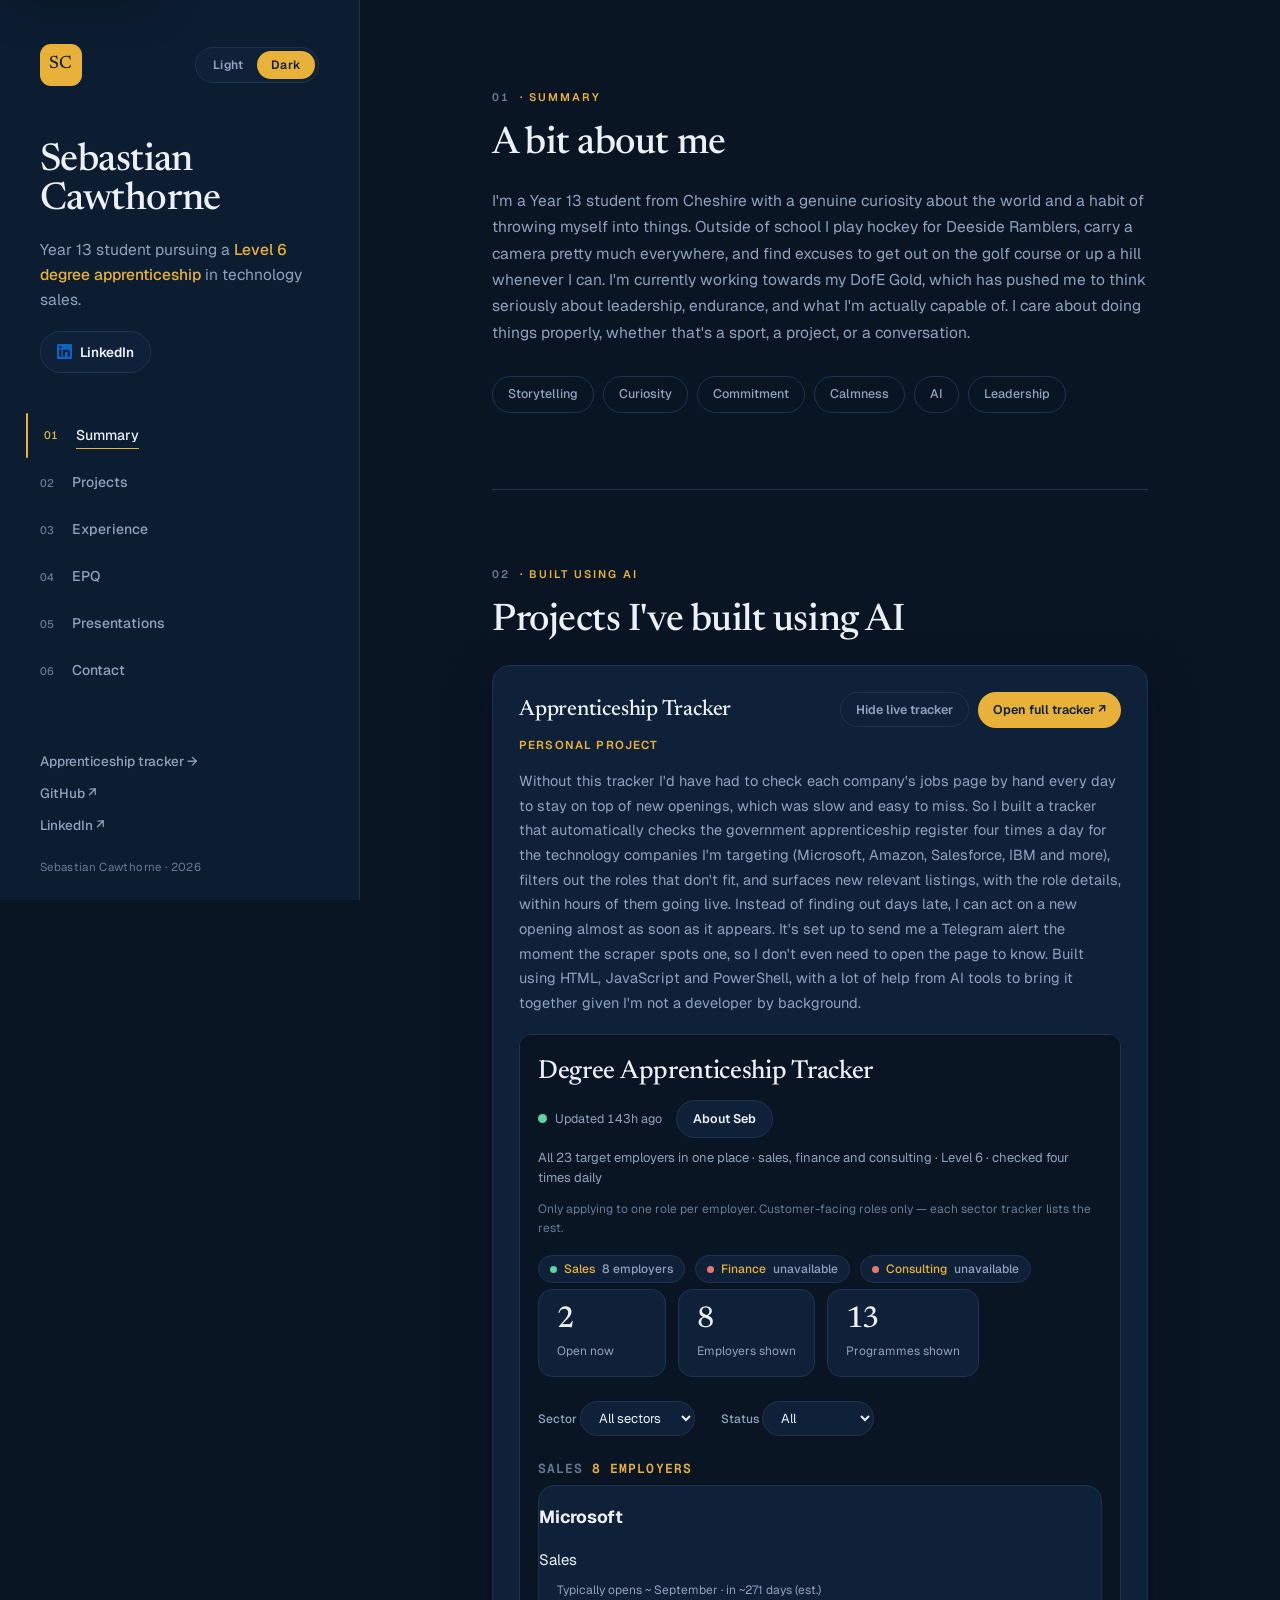
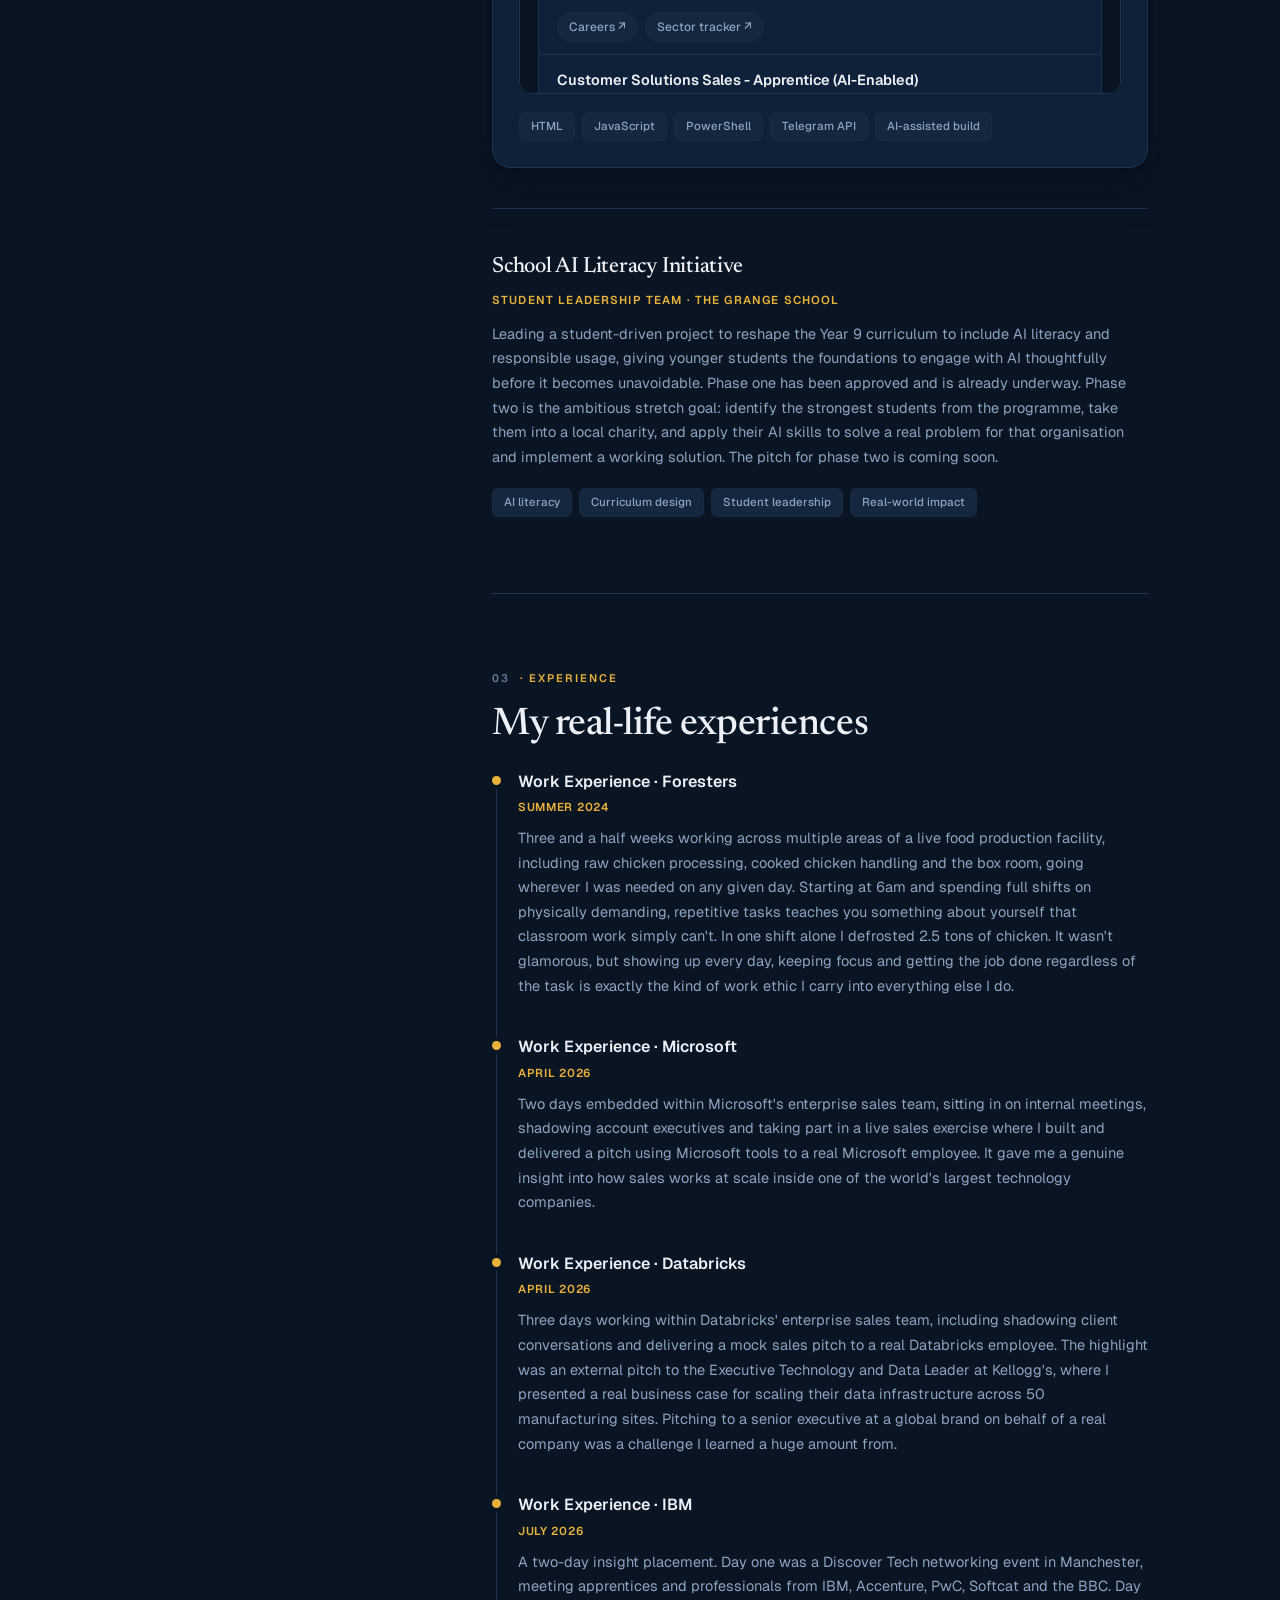
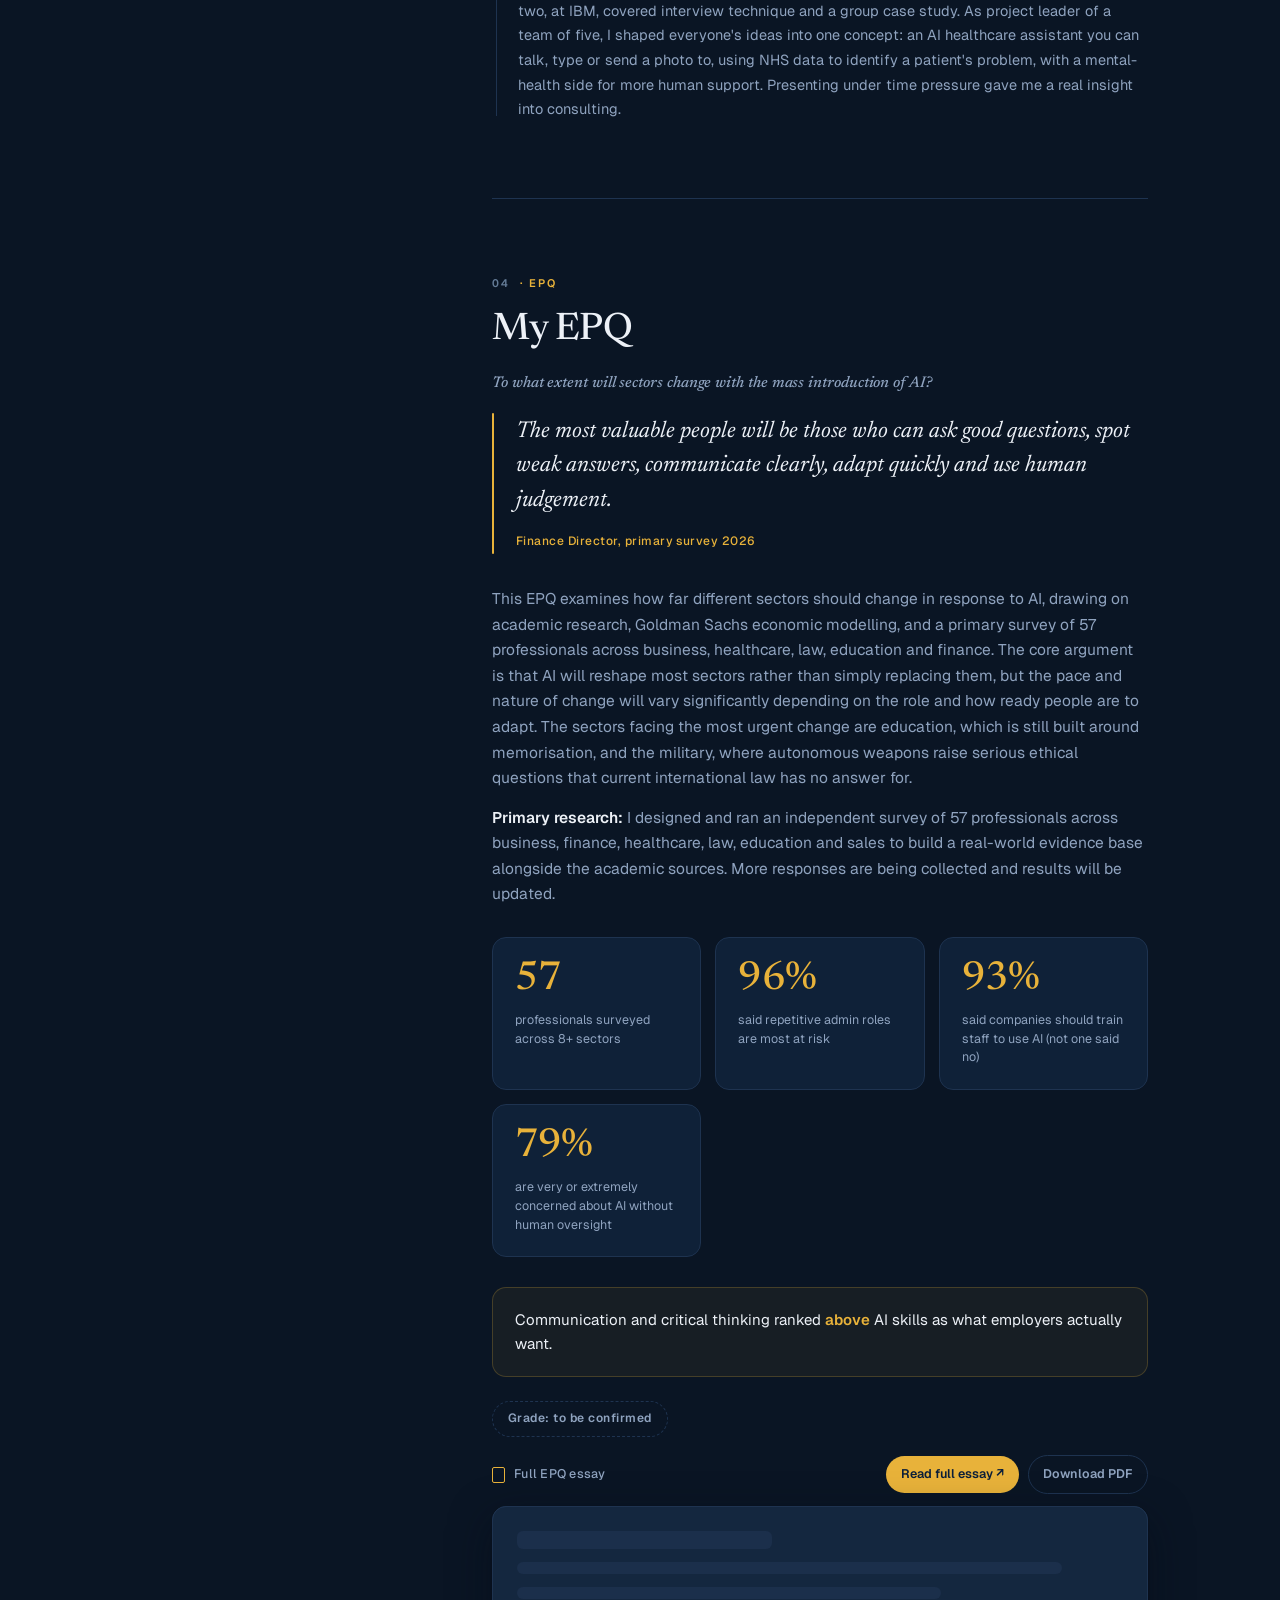
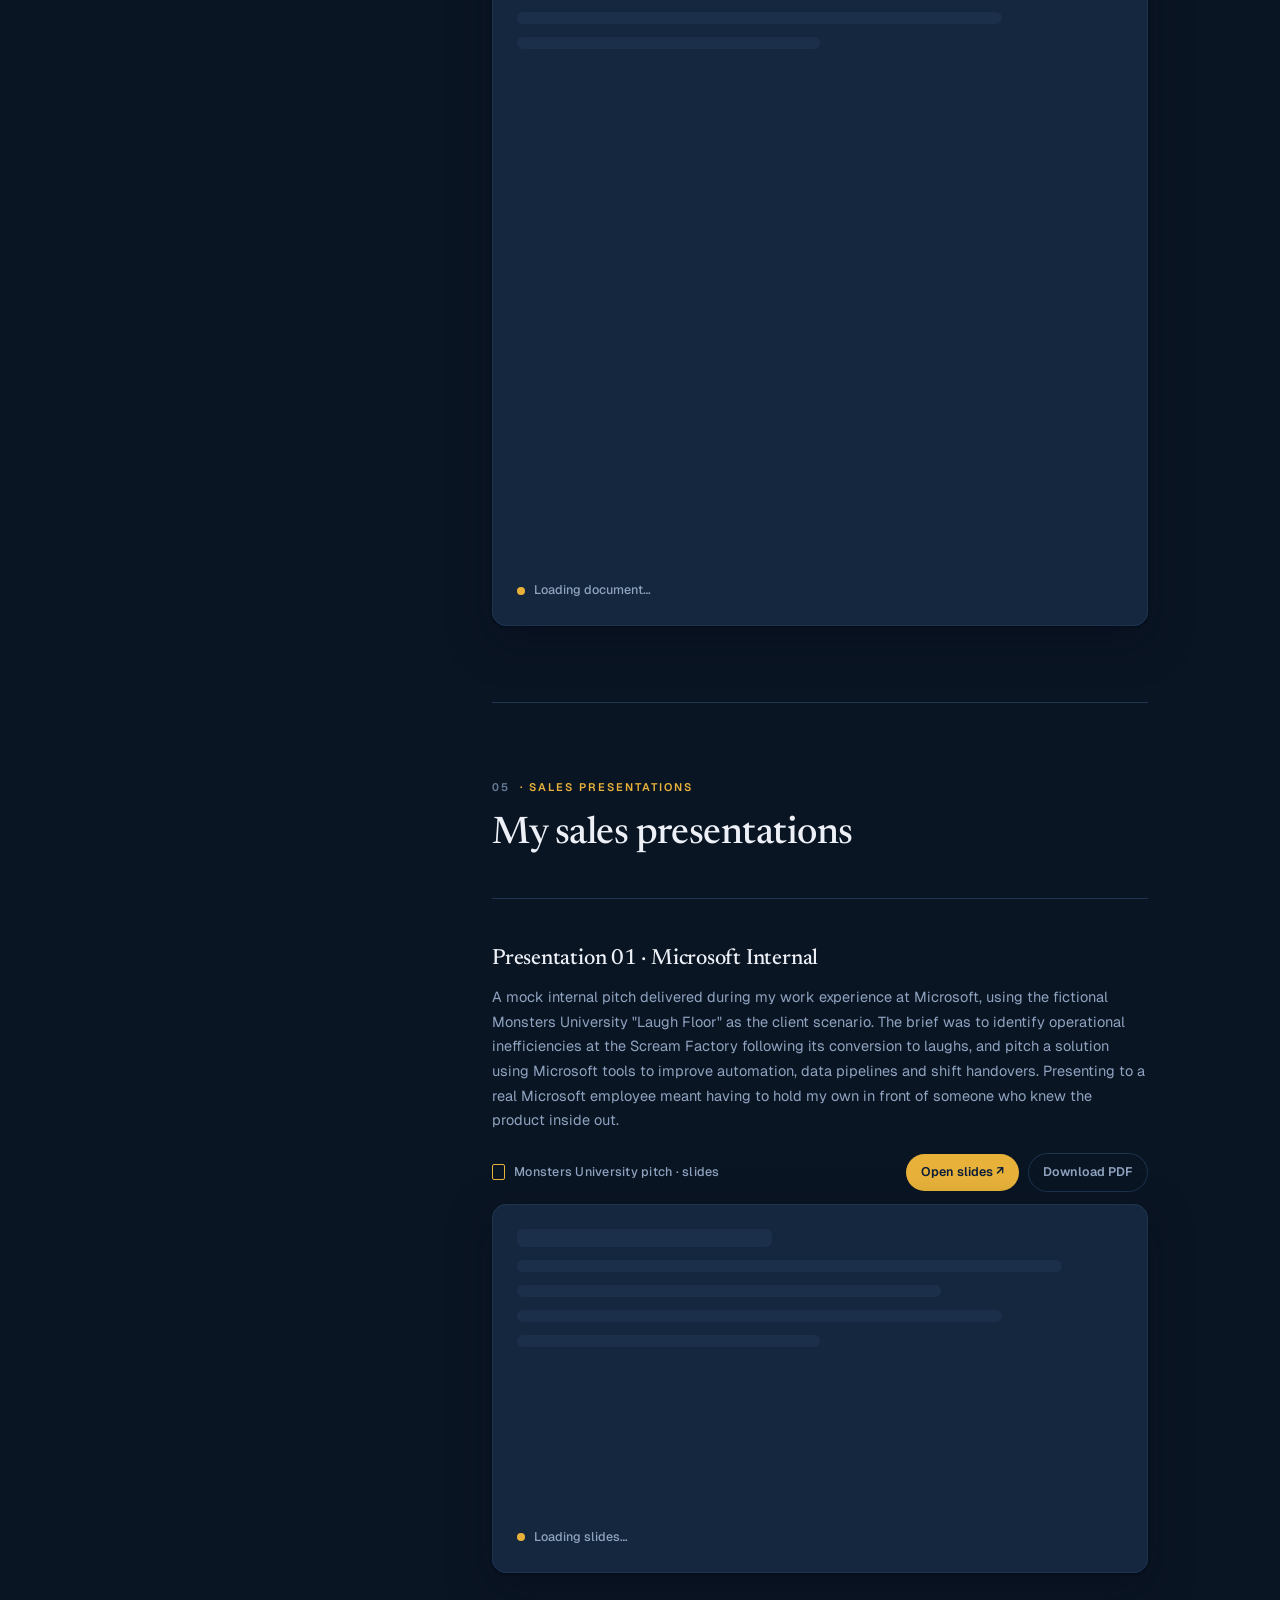
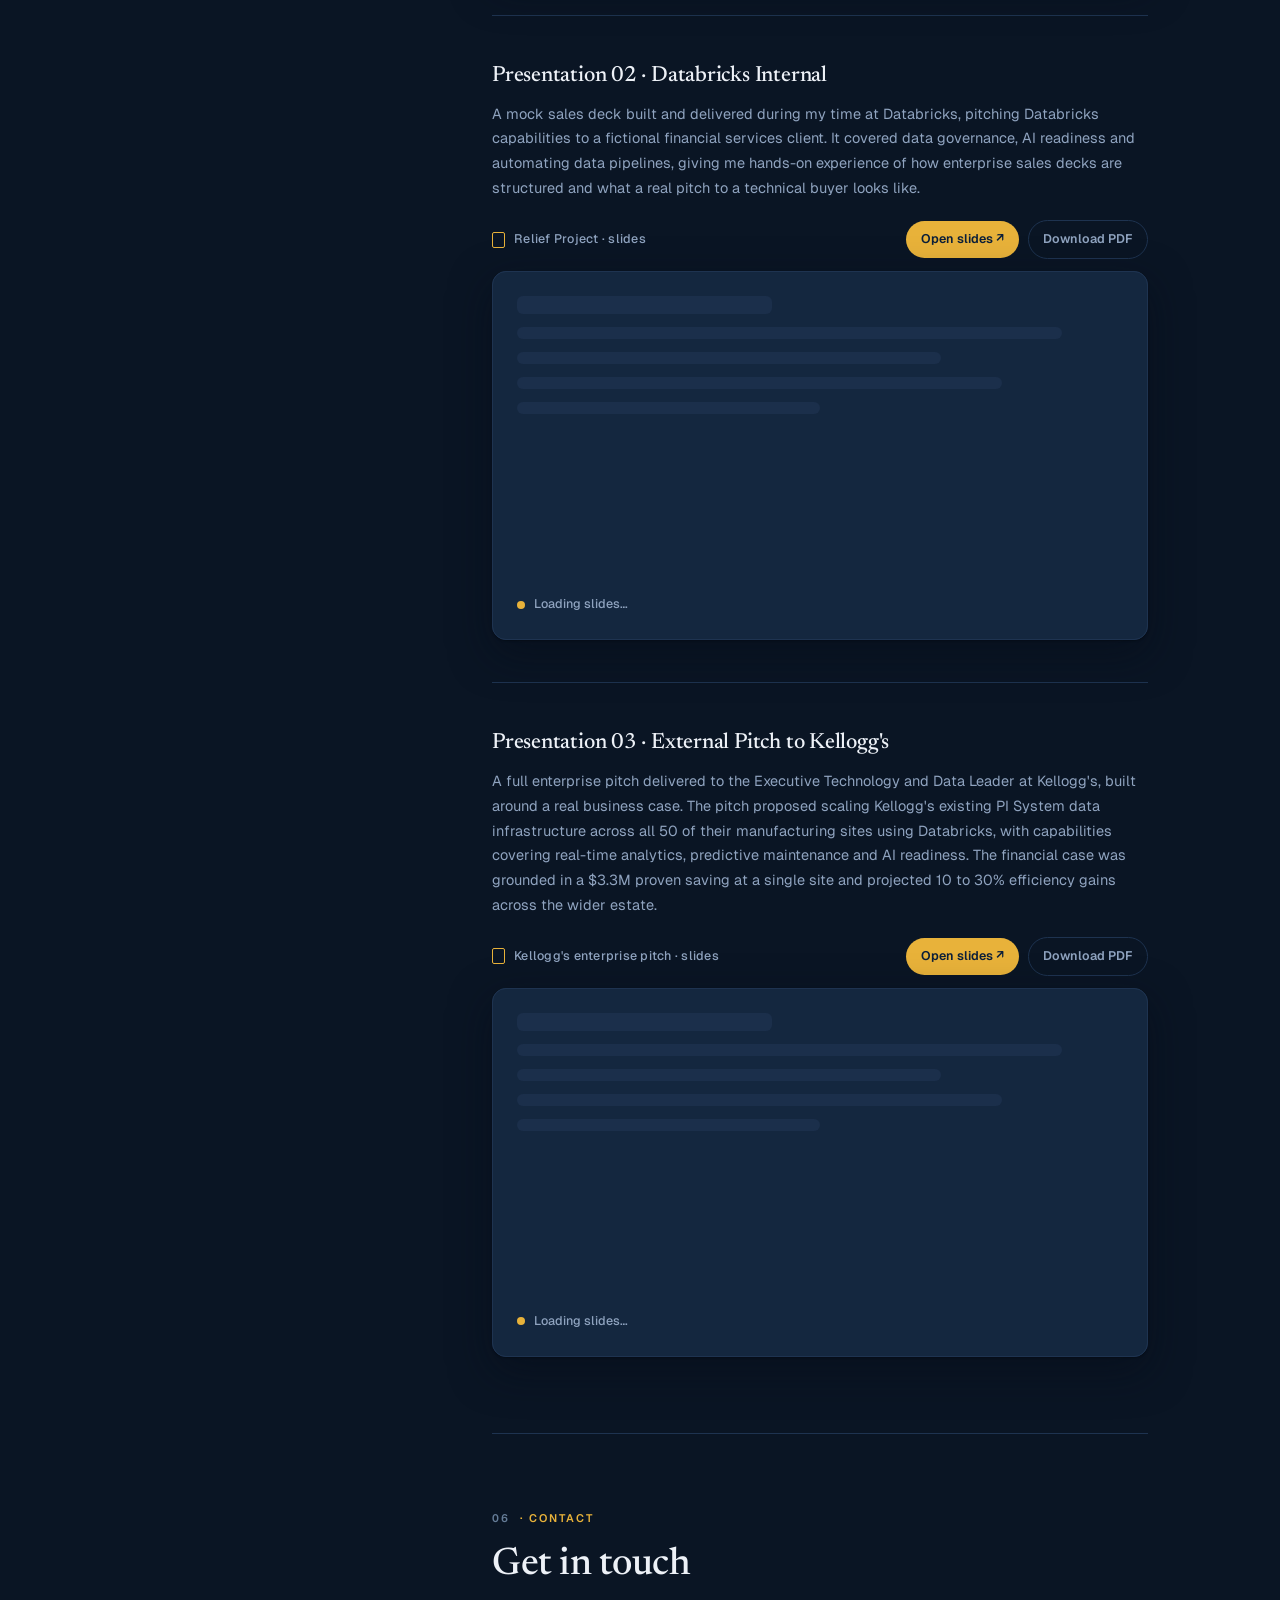
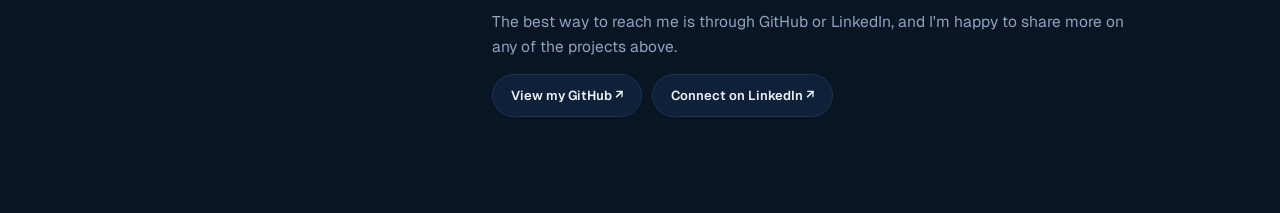
<file: index.html>
<!DOCTYPE html>
<html lang="en" data-page="about">
<head>
<meta charset="UTF-8">
<meta name="viewport" content="width=device-width, initial-scale=1.0">
<title>About me · Sebastian Cawthorne</title>
<meta name="description" content="About Sebastian Cawthorne · Year 13 student pursuing a Level 6 degree apprenticeship in technology sales.">
<link rel="icon" href="favicon.svg" type="image/svg+xml">
<meta property="og:type" content="website">
<meta property="og:url" content="https://sebcaw.github.io/Sales-Tracker/">
<meta property="og:title" content="Sebastian Cawthorne · Technology Sales">
<meta property="og:description" content="Year 13 student pursuing a Level 6 degree apprenticeship in technology sales.">
<meta property="og:image" content="https://sebcaw.github.io/Sales-Tracker/assets/og-image.png">
<meta property="og:image:width" content="1200">
<meta property="og:image:height" content="630">
<meta name="twitter:card" content="summary_large_image">
<meta name="twitter:title" content="Sebastian Cawthorne · Technology Sales">
<meta name="twitter:description" content="Year 13 student pursuing a Level 6 degree apprenticeship in technology sales.">
<meta name="twitter:image" content="https://sebcaw.github.io/Sales-Tracker/assets/og-image.png">
<link rel="preconnect" href="https://fonts.googleapis.com">
<link rel="preconnect" href="https://fonts.gstatic.com" crossorigin>
<link href="https://fonts.googleapis.com/css2?family=Newsreader:ital,opsz,wght@0,6..72,300..600;1,6..72,300..500&family=Geist:wght@300..700&family=Geist+Mono:wght@400..600&display=swap" rel="stylesheet">
<link rel="stylesheet" href="assets/about.css">
<script src="assets/theme.js"></script>
</head>
<body>
<a class="skip-link" href="#main">Skip to content</a>
<div class="shell">

  <!-- LEFT - sticky identity panel (own background, separated by a border) -->
  <aside class="sidebar">
    <div class="sidebar-inner">
      <div class="brand">
        <span class="mark">SC</span>
        <div class="theme-toggle" role="group" aria-label="Colour theme">
          <button data-theme-btn="light" aria-label="Light mode">Light</button>
          <button data-theme-btn="dark" aria-label="Dark mode">Dark</button>
        </div>
      </div>

      <div class="identity">
        <h1>Sebastian<br>Cawthorne</h1>
        <p class="headline">Year 13 student pursuing a <strong>Level 6 degree apprenticeship</strong> in technology sales.</p>
        <a class="li-link" href="https://www.linkedin.com/in/sebastian-cawthorne-a20782389" target="_blank" rel="noopener" aria-label="Sebastian Cawthorne on LinkedIn"><svg width="15" height="15" viewBox="0 0 24 24" fill="currentColor" aria-hidden="true"><path d="M20.45 20.45h-3.56v-5.57c0-1.33-.02-3.04-1.85-3.04-1.85 0-2.13 1.45-2.13 2.94v5.67H9.35V9h3.42v1.56h.05c.48-.9 1.64-1.85 3.37-1.85 3.6 0 4.27 2.37 4.27 5.46v6.28zM5.34 7.43a2.07 2.07 0 1 1 0-4.14 2.07 2.07 0 0 1 0 4.14zM7.12 20.45H3.55V9h3.57v11.45zM22.22 0H1.77C.79 0 0 .77 0 1.72v20.56C0 23.23.79 24 1.77 24h20.45c.98 0 1.78-.77 1.78-1.72V1.72C24 .77 23.2 0 22.22 0z"/></svg>LinkedIn</a>
      </div>

      <nav class="rail" aria-label="Sections">
        <a href="#summary"><span class="rn">01</span><span class="rlabel">Summary</span></a>
        <a href="#projects"><span class="rn">02</span><span class="rlabel">Projects</span></a>
        <a href="#experience"><span class="rn">03</span><span class="rlabel">Experience</span></a>
        <a href="#epq"><span class="rn">04</span><span class="rlabel">EPQ</span></a>
        <a href="#presentations"><span class="rn">05</span><span class="rlabel">Presentations</span></a>
        <a href="#contact"><span class="rn">06</span><span class="rlabel">Contact</span></a>
      </nav>

      <div class="side-foot">
        <div class="side-links">
          <a href="all.html">Apprenticeship tracker &rarr;</a>
          <a href="https://github.com/SebCaw" target="_blank">GitHub &nearr;</a>
          <a href="https://www.linkedin.com/in/sebastian-cawthorne-a20782389" target="_blank" rel="noopener">LinkedIn &nearr;</a>
        </div>
        <p class="side-copy">Sebastian Cawthorne &middot; 2026</p>
      </div>
    </div>
  </aside>

  <!-- RIGHT - scrolling content -->
  <main class="main" id="main" tabindex="-1">
    <div class="content">

      <!-- 1 - SUMMARY -->
      <section class="section" id="summary">
        <div class="eyebrow"><span class="num">01</span> &middot; Summary</div>
        <h2>A bit about me</h2>
        <p class="lead">I'm a Year 13 student from Cheshire with a genuine curiosity about the world and a habit of throwing myself into things. Outside of school I play hockey for Deeside Ramblers, carry a camera pretty much everywhere, and find excuses to get out on the golf course or up a hill whenever I can. I'm currently working towards my DofE Gold, which has pushed me to think seriously about leadership, endurance, and what I'm actually capable of. I care about doing things properly, whether that's a sport, a project, or a conversation.</p>
        <div class="skills">
          <span>Storytelling</span><span>Curiosity</span><span>Commitment</span><span>Calmness</span><span>AI</span><span>Leadership</span>
        </div>
      </section>

      <!-- 2 - PROJECTS I'VE BUILT USING AI -->
      <section class="section" id="projects">
        <div class="eyebrow"><span class="num">02</span> &middot; Built using AI</div>
        <h2>Projects I've built using AI</h2>

        <div class="embed-card">
          <div class="embed-head">
            <h3>Apprenticeship Tracker</h3>
            <div class="embed-head-actions">
              <button class="embed-toggle" aria-expanded="true" aria-controls="trackerFrameWrap">Hide live tracker</button>
              <a class="openbtn" href="all.html" target="_blank">Open full tracker &nearr;</a>
            </div>
          </div>
          <p class="proj-sub">Personal Project</p>
          <p class="embed-desc">Without this tracker I'd have had to check each company's jobs page by hand every day to stay on top of new openings, which was slow and easy to miss. So I built a tracker that automatically checks the government apprenticeship register four times a day for the technology companies I'm targeting (Microsoft, Amazon, Salesforce, IBM and more), filters out the roles that don't fit, and surfaces new relevant listings, with the role details, within hours of them going live. Instead of finding out days late, I can act on a new opening almost as soon as it appears. It's set up to send me a Telegram alert the moment the scraper spots one, so I don't even need to open the page to know. Built using HTML, JavaScript and PowerShell, with a lot of help from AI tools to bring it together given I'm not a developer by background.</p>
          <div class="embed-frame-wrap" id="trackerFrameWrap">
            <iframe class="embed-frame" src="all.html" title="Live degree apprenticeship tracker" loading="lazy"></iframe>
          </div>
          <div class="tags">
            <span>HTML</span><span>JavaScript</span><span>PowerShell</span><span>Telegram API</span><span>AI-assisted build</span>
          </div>
        </div>

        <div class="project">
          <h3>School AI Literacy Initiative</h3>
          <p class="proj-sub">Student Leadership Team &middot; The Grange School</p>
          <p>Leading a student-driven project to reshape the Year 9 curriculum to include AI literacy and responsible usage, giving younger students the foundations to engage with AI thoughtfully before it becomes unavoidable. Phase one has been approved and is already underway. Phase two is the ambitious stretch goal: identify the strongest students from the programme, take them into a local charity, and apply their AI skills to solve a real problem for that organisation and implement a working solution. The pitch for phase two is coming soon.</p>
          <div class="tags">
            <span>AI literacy</span><span>Curriculum design</span><span>Student leadership</span><span>Real-world impact</span>
          </div>
        </div>
      </section>

      <!-- 3 - EXPERIENCE -->
      <section class="section" id="experience">
        <div class="eyebrow"><span class="num">03</span> &middot; Experience</div>
        <h2>My real-life experiences</h2>
        <div class="tl">
          <div class="tl-item">
            <div class="role">Work Experience &middot; Foresters</div>
            <div class="when">Summer 2024</div>
            <p>Three and a half weeks working across multiple areas of a live food production facility, including raw chicken processing, cooked chicken handling and the box room, going wherever I was needed on any given day. Starting at 6am and spending full shifts on physically demanding, repetitive tasks teaches you something about yourself that classroom work simply can't. In one shift alone I defrosted 2.5 tons of chicken. It wasn't glamorous, but showing up every day, keeping focus and getting the job done regardless of the task is exactly the kind of work ethic I carry into everything else I do.</p>
          </div>
          <div class="tl-item">
            <div class="role">Work Experience &middot; Microsoft</div>
            <div class="when">April 2026</div>
            <p>Two days embedded within Microsoft's enterprise sales team, sitting in on internal meetings, shadowing account executives and taking part in a live sales exercise where I built and delivered a pitch using Microsoft tools to a real Microsoft employee. It gave me a genuine insight into how sales works at scale inside one of the world's largest technology companies.</p>
          </div>
          <div class="tl-item">
            <div class="role">Work Experience &middot; Databricks</div>
            <div class="when">April 2026</div>
            <p>Three days working within Databricks' enterprise sales team, including shadowing client conversations and delivering a mock sales pitch to a real Databricks employee. The highlight was an external pitch to the Executive Technology and Data Leader at Kellogg's, where I presented a real business case for scaling their data infrastructure across 50 manufacturing sites. Pitching to a senior executive at a global brand on behalf of a real company was a challenge I learned a huge amount from.</p>
          </div>
          <div class="tl-item">
            <div class="role">Work Experience &middot; IBM</div>
            <div class="when">July 2026</div>
            <p>A two-day insight placement. Day one was a Discover Tech networking event in Manchester, meeting apprentices and professionals from IBM, Accenture, PwC, Softcat and the BBC. Day two, at IBM, covered interview technique and a group case study. As project leader of a team of five, I shaped everyone's ideas into one concept: an AI healthcare assistant you can talk, type or send a photo to, using NHS data to identify a patient's problem, with a mental-health side for more human support. Presenting under time pressure gave me a real insight into consulting.</p>
          </div>
        </div>
      </section>

      <!-- 4 - EPQ -->
      <section class="section" id="epq">
        <div class="eyebrow"><span class="num">04</span> &middot; EPQ</div>
        <h2>My EPQ</h2>
        <p class="epq-q">To what extent will sectors change with the mass introduction of AI?</p>

        <div class="pullquote">
          <q>The most valuable people will be those who can ask good questions, spot weak answers, communicate clearly, adapt quickly and use human judgement.</q>
          <span class="cite">Finance Director, primary survey 2026</span>
        </div>

        <p>This EPQ examines how far different sectors should change in response to AI, drawing on academic research, Goldman Sachs economic modelling, and a primary survey of 57 professionals across business, healthcare, law, education and finance. The core argument is that AI will reshape most sectors rather than simply replacing them, but the pace and nature of change will vary significantly depending on the role and how ready people are to adapt. The sectors facing the most urgent change are education, which is still built around memorisation, and the military, where autonomous weapons raise serious ethical questions that current international law has no answer for.</p>

        <p><strong>Primary research:</strong> I designed and ran an independent survey of 57 professionals across business, finance, healthcare, law, education and sales to build a real-world evidence base alongside the academic sources. More responses are being collected and results will be updated.</p>

        <div class="statgrid">
          <div class="statcard"><div class="sn">57</div><div class="sl">professionals surveyed across 8+ sectors</div></div>
          <div class="statcard"><div class="sn">96%</div><div class="sl">said repetitive admin roles are most at risk</div></div>
          <div class="statcard"><div class="sn">93%</div><div class="sl">said companies should train staff to use AI (not one said no)</div></div>
          <div class="statcard"><div class="sn">79%</div><div class="sl">are very or extremely concerned about AI without human oversight</div></div>
        </div>

        <div class="keyfind">Communication and critical thinking ranked <strong>above</strong> AI skills as what employers actually want.</div>

        <span class="grade todo">Grade: to be confirmed</span>

        <div class="deck" style="margin-top:18px">
          <div class="deck-bar">
            <span class="dtitle"><span class="dicon"></span> Full EPQ essay</span>
            <span class="deck-actions">
              <a class="openbtn" href="decks/epq-essay.pdf" target="_blank">Read full essay &nearr;</a>
              <a class="dl" href="decks/epq-essay.pdf" download>Download PDF</a>
            </span>
          </div>
          <iframe class="doc-frame" src="decks/epq-essay.pdf#view=FitH" title="EPQ full essay" loading="lazy"></iframe>
        </div>
      </section>

      <!-- 5 - SALES PRESENTATIONS -->
      <section class="section" id="presentations">
        <div class="eyebrow"><span class="num">05</span> &middot; Sales presentations</div>
        <h2>My sales presentations</h2>

        <div class="pres">
          <h3>Presentation 01 &middot; Microsoft Internal</h3>
          <p>A mock internal pitch delivered during my work experience at Microsoft, using the fictional Monsters University "Laugh Floor" as the client scenario. The brief was to identify operational inefficiencies at the Scream Factory following its conversion to laughs, and pitch a solution using Microsoft tools to improve automation, data pipelines and shift handovers. Presenting to a real Microsoft employee meant having to hold my own in front of someone who knew the product inside out.</p>
          <!-- Testimonial to add when received: [Name], [Job Title], Microsoft -->
          <div class="deck">
            <div class="deck-bar">
              <span class="dtitle"><span class="dicon"></span> Monsters University pitch &middot; slides</span>
              <span class="deck-actions">
                <a class="openbtn" href="decks/microsoft-monsters-university.pdf" target="_blank">Open slides &nearr;</a>
                <a class="dl" href="decks/microsoft-monsters-university.pdf" download>Download PDF</a>
              </span>
            </div>
            <iframe class="deck-frame" src="decks/microsoft-monsters-university.pdf#toolbar=0&view=FitH" title="Microsoft Monsters University pitch slides" loading="lazy"></iframe>
          </div>
        </div>

        <div class="pres">
          <h3>Presentation 02 &middot; Databricks Internal</h3>
          <p>A mock sales deck built and delivered during my time at Databricks, pitching Databricks capabilities to a fictional financial services client. It covered data governance, AI readiness and automating data pipelines, giving me hands-on experience of how enterprise sales decks are structured and what a real pitch to a technical buyer looks like.</p>
          <!-- Testimonial to add when received: [Name], [Job Title], Databricks -->
          <div class="deck">
            <div class="deck-bar">
              <span class="dtitle"><span class="dicon"></span> Relief Project &middot; slides</span>
              <span class="deck-actions">
                <a class="openbtn" href="decks/databricks-relief-project.pdf" target="_blank">Open slides &nearr;</a>
                <a class="dl" href="decks/databricks-relief-project.pdf" download>Download PDF</a>
              </span>
            </div>
            <iframe class="deck-frame" src="decks/databricks-relief-project.pdf#toolbar=0&view=FitH" title="Databricks Relief Project slides" loading="lazy"></iframe>
          </div>
        </div>

        <div class="pres">
          <h3>Presentation 03 &middot; External Pitch to Kellogg's</h3>
          <p>A full enterprise pitch delivered to the Executive Technology and Data Leader at Kellogg's, built around a real business case. The pitch proposed scaling Kellogg's existing PI System data infrastructure across all 50 of their manufacturing sites using Databricks, with capabilities covering real-time analytics, predictive maintenance and AI readiness. The financial case was grounded in a $3.3M proven saving at a single site and projected 10 to 30% efficiency gains across the wider estate.</p>
          <!-- Testimonial to add when received: [Name], Executive Technology and Data Leader, Kellogg's -->
          <div class="deck">
            <div class="deck-bar">
              <span class="dtitle"><span class="dicon"></span> Kellogg's enterprise pitch &middot; slides</span>
              <span class="deck-actions">
                <a class="openbtn" href="decks/kelloggs-pitch.pdf" target="_blank">Open slides &nearr;</a>
                <a class="dl" href="decks/kelloggs-pitch.pdf" download>Download PDF</a>
              </span>
            </div>
            <iframe class="deck-frame" src="decks/kelloggs-pitch.pdf#toolbar=0&view=FitH" title="Kellogg's enterprise pitch slides" loading="lazy"></iframe>
          </div>
        </div>
      </section>

      <!-- 6 - CONTACT -->
      <section class="section" id="contact">
        <div class="eyebrow"><span class="num">06</span> &middot; Contact</div>
        <h2>Get in touch</h2>
        <p>The best way to reach me is through GitHub or LinkedIn, and I'm happy to share more on any of the projects above.</p>
        <div class="links">
          <a href="https://github.com/SebCaw" target="_blank">View my GitHub &nearr;</a>
                    <a href="https://www.linkedin.com/in/sebastian-cawthorne-a20782389" target="_blank" rel="noopener">Connect on LinkedIn &nearr;</a>
        </div>
      </section>

    </div>
  </main>
</div>
<script src="assets/about.js"></script>
</body>
</html>
</file>
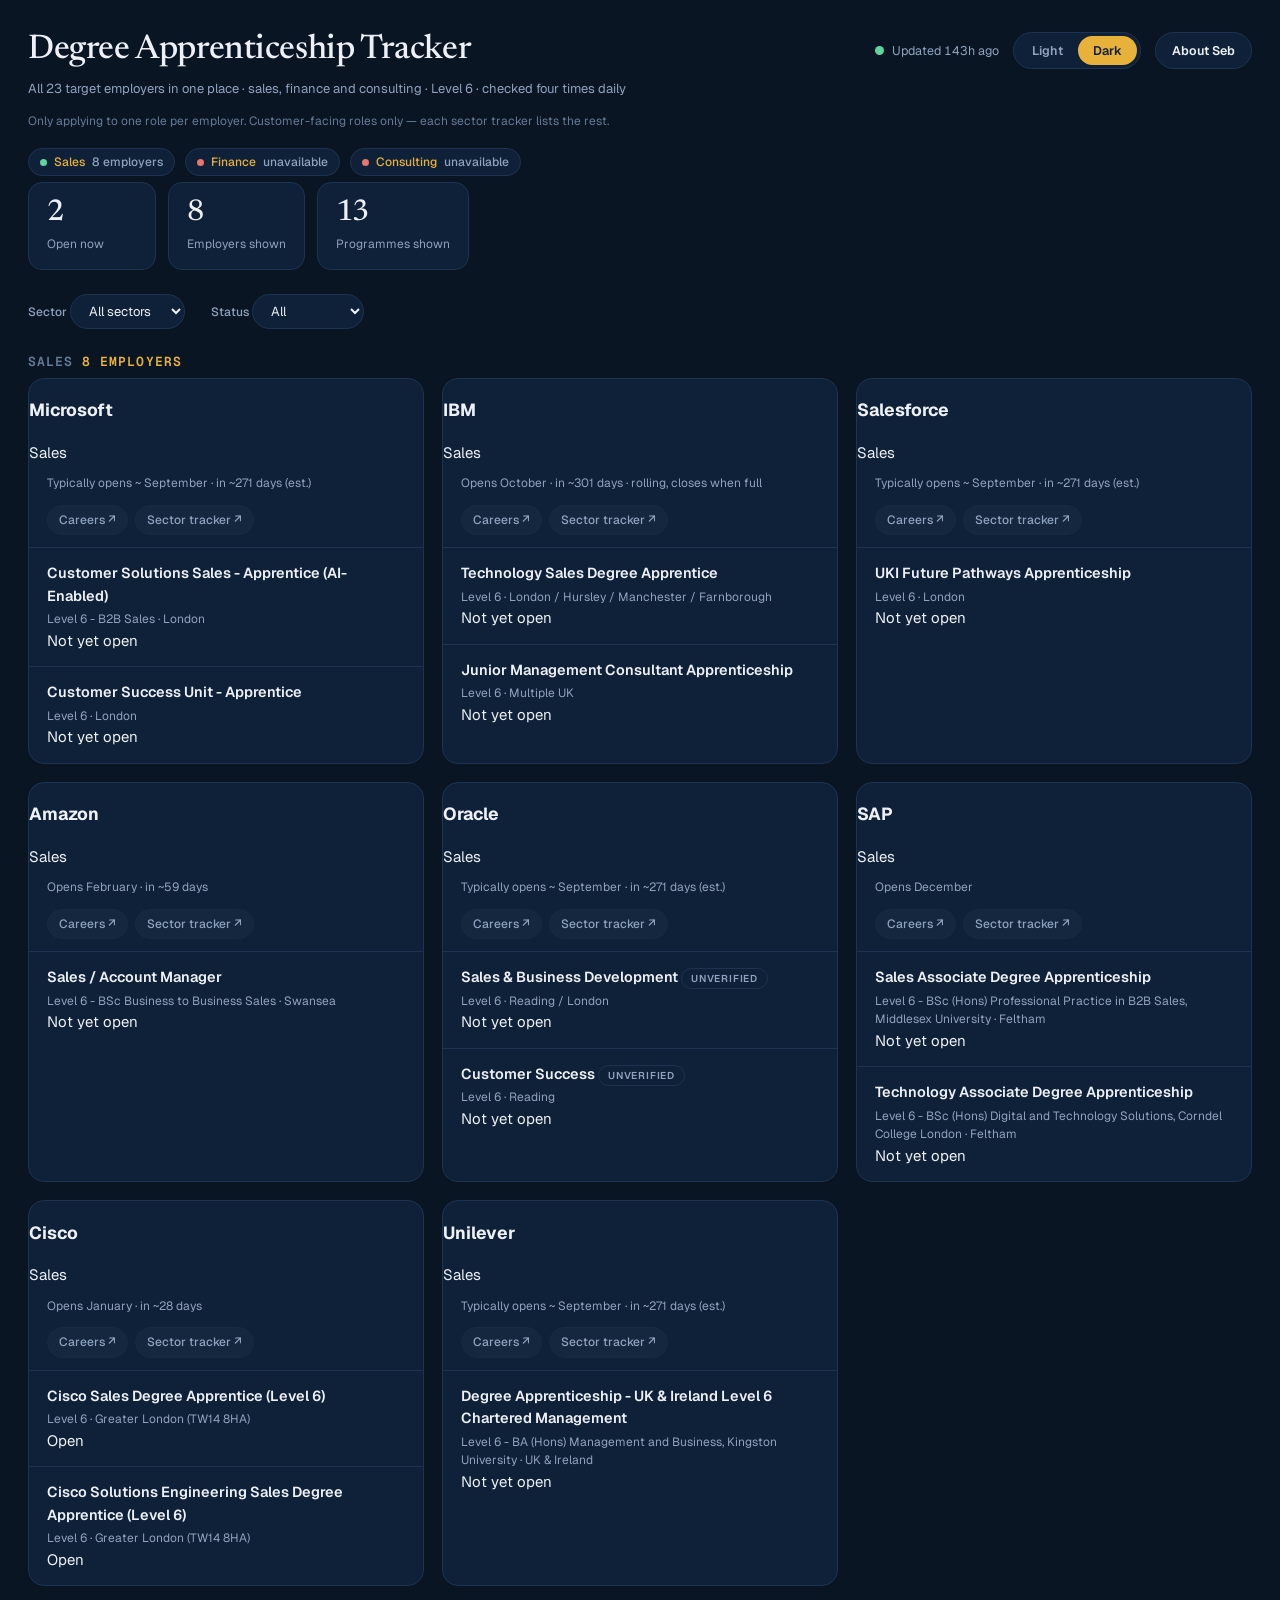
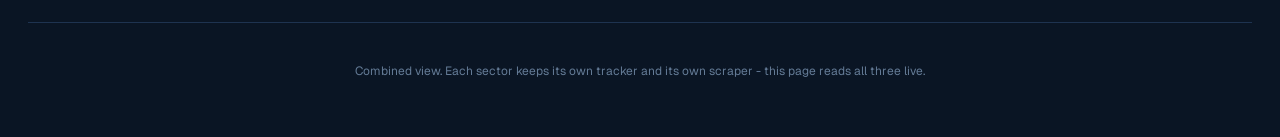
<file: all.html>
<!DOCTYPE html>
<html lang="en" data-page="tracker">
<head>
<meta charset="UTF-8">
<meta name="viewport" content="width=device-width, initial-scale=1.0">
<title>All Degree Apprenticeships - Combined Tracker</title>
<meta name="description" content="Every Level 6 degree apprenticeship tracked across sales, finance and consulting - 23 target employers in one place, auto-updated four times daily.">
<meta property="og:title" content="Degree Apprenticeship Tracker - all 23 employers">
<meta property="og:description" content="Every Level 6 degree apprenticeship tracked across sales, finance and consulting - 23 target employers in one place.">
<meta property="og:type" content="website">
<meta property="og:url" content="https://sebcaw.github.io/Sales-Tracker/all.html">
<meta property="og:image" content="https://sebcaw.github.io/Sales-Tracker/assets/og-image.png">
<link rel="icon" href="favicon.svg" type="image/svg+xml">
<link rel="preconnect" href="https://fonts.googleapis.com">
<link rel="preconnect" href="https://fonts.gstatic.com" crossorigin>
<link href="https://fonts.googleapis.com/css2?family=Newsreader:ital,opsz,wght@0,6..72,300..600;1,6..72,300..500&family=Geist:wght@300..700&family=Geist+Mono:wght@400..600&display=swap" rel="stylesheet">
<link rel="stylesheet" href="assets/tracker.css">
<script src="assets/theme.js"></script>
<style>
  .srcbar{display:flex;gap:10px;flex-wrap:wrap;margin:14px 0 6px}
  .srcpill{font:500 12px/1 var(--sans);padding:7px 11px;border-radius:999px;border:1px solid var(--border);
           background:var(--panel);color:var(--muted);display:flex;align-items:center;gap:7px}
  .srcpill .dot{width:7px;height:7px;border-radius:50%;background:var(--grey)}
  .srcpill.ok .dot{background:var(--green)}
  .srcpill.bad .dot{background:var(--red)}
  .srcpill a{color:var(--accent);text-decoration:none}
  .sectorhead{margin:26px 0 10px;font:600 13px/1 var(--mono);letter-spacing:.08em;
              text-transform:uppercase;color:var(--faint)}
  .sectorhead span{color:var(--accent)}
  .sub.note{margin-top:-6px;font-size:12px;color:var(--faint)}
  .program.empty{color:var(--faint);font-size:12.5px;font-style:italic}
  #stats .stat{cursor:default}
  #stats .stat:hover{border-color:var(--border)}
</style>
</head>
<body>
<div class="wrap">
  <header>
    <h1>Degree Apprenticeship Tracker</h1>
    <div class="head-right">
      <div class="updated"><span class="pulse" id="pulse"></span><span id="updatedTxt">Loading</span></div>
      <div class="theme-toggle" role="group" aria-label="Colour theme">
        <button data-theme-btn="light" aria-label="Light mode">Light</button>
        <button data-theme-btn="dark" aria-label="Dark mode">Dark</button>
      </div>
      <a class="aboutbtn" href="index.html">About Seb</a>
    </div>
  </header>
  <p class="sub">All 23 target employers in one place &middot; sales, finance and consulting &middot; Level 6 &middot; checked four times daily</p>
  <p class="sub note">Only applying to one role per employer. Customer-facing roles only &mdash; each sector tracker lists the rest.</p>

  <div class="srcbar" id="srcbar"></div>

  <div class="summary" id="stats"></div>

  <div class="filters">
    <label>Sector
      <select id="fSector">
        <option value="all">All sectors</option>
        <option value="sales">Sales</option>
        <option value="finance">Finance</option>
        <option value="consulting">Consulting</option>
      </select>
    </label>
    <label>Status
      <select id="fStatus">
        <option value="all">All</option>
        <option value="open">Open now</option>
      </select>
    </label>
  </div>

  <div id="sectors"></div>

  <footer class="footer">
    <p>Combined view. Each sector keeps its own tracker and its own scraper -
      this page reads all three live.</p>
  </footer>
</div>

<script>
// Three independent trackers, each with its own repo, scraper and data.json.
// This page reads all three over CORS rather than duplicating the data, so there
// is still exactly one source of truth per sector.
// NOTE: the finance repo was renamed to Seb-Cawthorne, so its Pages URL moved.
// Finance-Tracker now 404s - do not point at it.
const SOURCES = [
  { key:'sales',      label:'Sales',      url:'https://sebcaw.github.io/Sales-Tracker/data.json',
    site:'https://sebcaw.github.io/Sales-Tracker/tracker.html' },
  { key:'finance',    label:'Finance',    url:'https://sebcaw.github.io/Seb-Cawthorne/data.json',
    site:'https://sebcaw.github.io/Seb-Cawthorne/tracker.html' },
  { key:'consulting', label:'Consulting', url:'https://sebcaw.github.io/Consulting-Tracker/data.json',
    site:'https://sebcaw.github.io/Consulting-Tracker/tracker.html' }
];

const MN = ['','January','February','March','April','May','June','July','August','September','October','November','December'];
const state = { sectors:{}, failed:[] };

function daysUntilMonth(cyc){
  if(!cyc || !cyc.length) return null;
  const c = cyc.slice().sort((a,b)=>b.year-a.year)[0];
  let m = c.openedMonth, day = 1;
  if(c.openedDate){ const d=new Date(c.openedDate); m=d.getMonth()+1; day=d.getDate(); }
  const now = new Date();
  let year = now.getFullYear();
  if(now.getMonth()+1 > m) year++;
  const target = new Date(year, m-1, day);
  return { month:m, days:Math.ceil((target-now)/86400000), confirmed:c.confidence==='confirmed', rolling:!!c.rolling };
}

function statusPill(s){
  if(s==='open') return '<span class="pill open">Open</span>';
  if(s==='closing_soon') return '<span class="pill soon">Closing soon</span>';
  if(s==='closed') return '<span class="pill closed">Closed</span>';
  return '<span class="pill idle">Not yet open</span>';
}

function render(){
  const wantSector = document.getElementById('fSector').value;
  const wantStatus = document.getElementById('fStatus').value;
  const host = document.getElementById('sectors');
  host.innerHTML = '';

  let shownCos = 0, shownProgs = 0, openProgs = 0;

  SOURCES.forEach(src => {
    const data = state.sectors[src.key];
    if(!data) return;
    if(wantSector !== 'all' && wantSector !== src.key) return;

    const cos = data.companies.map(co => {
      let progs = (co.programs || []).filter(p => p.customerFacing === 'core' || p.customerFacing === 'client');
      if(wantStatus === 'open') progs = progs.filter(p => p.status === 'open' || p.status === 'closing_soon');
      return { co, progs };
    }).filter(x => x.progs.length || wantStatus !== 'open');

    if(!cos.length) return;

    const head = document.createElement('div');
    head.className = 'sectorhead';
    head.innerHTML = src.label + ' <span>' + cos.length + ' employers</span>';
    host.appendChild(head);

    const grid = document.createElement('div');
    grid.className = 'grid';
    cos.forEach(({co, progs}) => {
      shownCos++; shownProgs += progs.length;
      openProgs += progs.filter(p=>p.status==='open'||p.status==='closing_soon').length;
      const pr = daysUntilMonth(co.historicalCycles);
      const predict = pr
        ? '<div class="predict-line">' + (pr.confirmed ? 'Opens' : 'Typically opens ~') + ' ' + MN[pr.month]
          + (pr.days>=0 ? ' &middot; in ~' + pr.days + ' days' : '')
          + (pr.rolling ? ' &middot; rolling, closes when full' : '')
          + (pr.confirmed ? '' : ' (est.)') + '</div>'
        : '';
      const card = document.createElement('div');
      card.className = 'card';
      card.innerHTML =
        '<div class="cardhead"><h3>' + co.name + '</h3>'
        + '<span class="sectortag">' + src.label + '</span></div>'
        + predict
        + '<div class="links"><a href="' + (co.careerUrl||'#') + '" target="_blank" rel="noopener">Careers &#8599;</a>'
        + ' <a href="' + src.site + '" target="_blank" rel="noopener">Sector tracker &#8599;</a></div>'
        + (progs.length ? '' : '<div class="program empty">No customer-facing programme listed &mdash; this employer only runs operations or finance routes.</div>')
        + progs.map(p =>
            '<div class="program"><div class="pname">' + p.name
            + (p.nameConfidence === 'unconfirmed' ? ' <span class="tag">unverified</span>' : '')
            + '</div><div class="pmeta">' + (p.standard||'') + (p.location ? ' &middot; ' + p.location : '')
            + '</div>' + statusPill(p.status) + '</div>'
          ).join('');
      grid.appendChild(card);
    });
    host.appendChild(grid);
  });

  document.getElementById('stats').innerHTML =
      '<div class="stat"><div class="n">' + openProgs + '</div><div class="l">Open now</div></div>'
    + '<div class="stat"><div class="n">' + shownCos + '</div><div class="l">Employers shown</div></div>'
    + '<div class="stat"><div class="n">' + shownProgs + '</div><div class="l">Programmes shown</div></div>';

  if(!host.children.length) host.innerHTML = '<p class="sub">Nothing matches those filters.</p>';
}

function renderSources(){
  document.getElementById('srcbar').innerHTML = SOURCES.map(s => {
    const d = state.sectors[s.key];
    const cls = d ? 'ok' : 'bad';
    const n = d ? d.companies.length + ' employers' : 'unavailable';
    return '<span class="srcpill ' + cls + '"><span class="dot"></span>'
      + '<a href="' + s.site + '" target="_blank" rel="noopener">' + s.label + '</a> ' + n + '</span>';
  }).join('');
}

function freshness(){
  const times = Object.values(state.sectors).map(d => d.meta && d.meta.lastUpdated).filter(Boolean).sort();
  const el = document.getElementById('updatedTxt');
  if(!times.length){ el.textContent = 'No data'; return; }
  const oldest = new Date(times[0]);
  const hrs = Math.round((Date.now() - oldest.getTime())/3600000);
  el.textContent = hrs < 1 ? 'Updated just now' : 'Updated ' + hrs + 'h ago';
  const p = document.getElementById('pulse');
  if(p && hrs > 24) p.classList.add('stale');
}

Promise.all(SOURCES.map(s =>
  fetch(s.url, {cache:'no-store'})
    .then(r => { if(!r.ok) throw new Error(r.status); return r.json(); })
    .then(j => { state.sectors[s.key] = j; })
    .catch(e => { state.failed.push(s.key + ': ' + e.message); })
)).then(() => {
  renderSources(); freshness(); render();
  ['fSector','fStatus'].forEach(id =>
    document.getElementById(id).addEventListener('change', render));
});
</script>
</body>
</html>
</file>
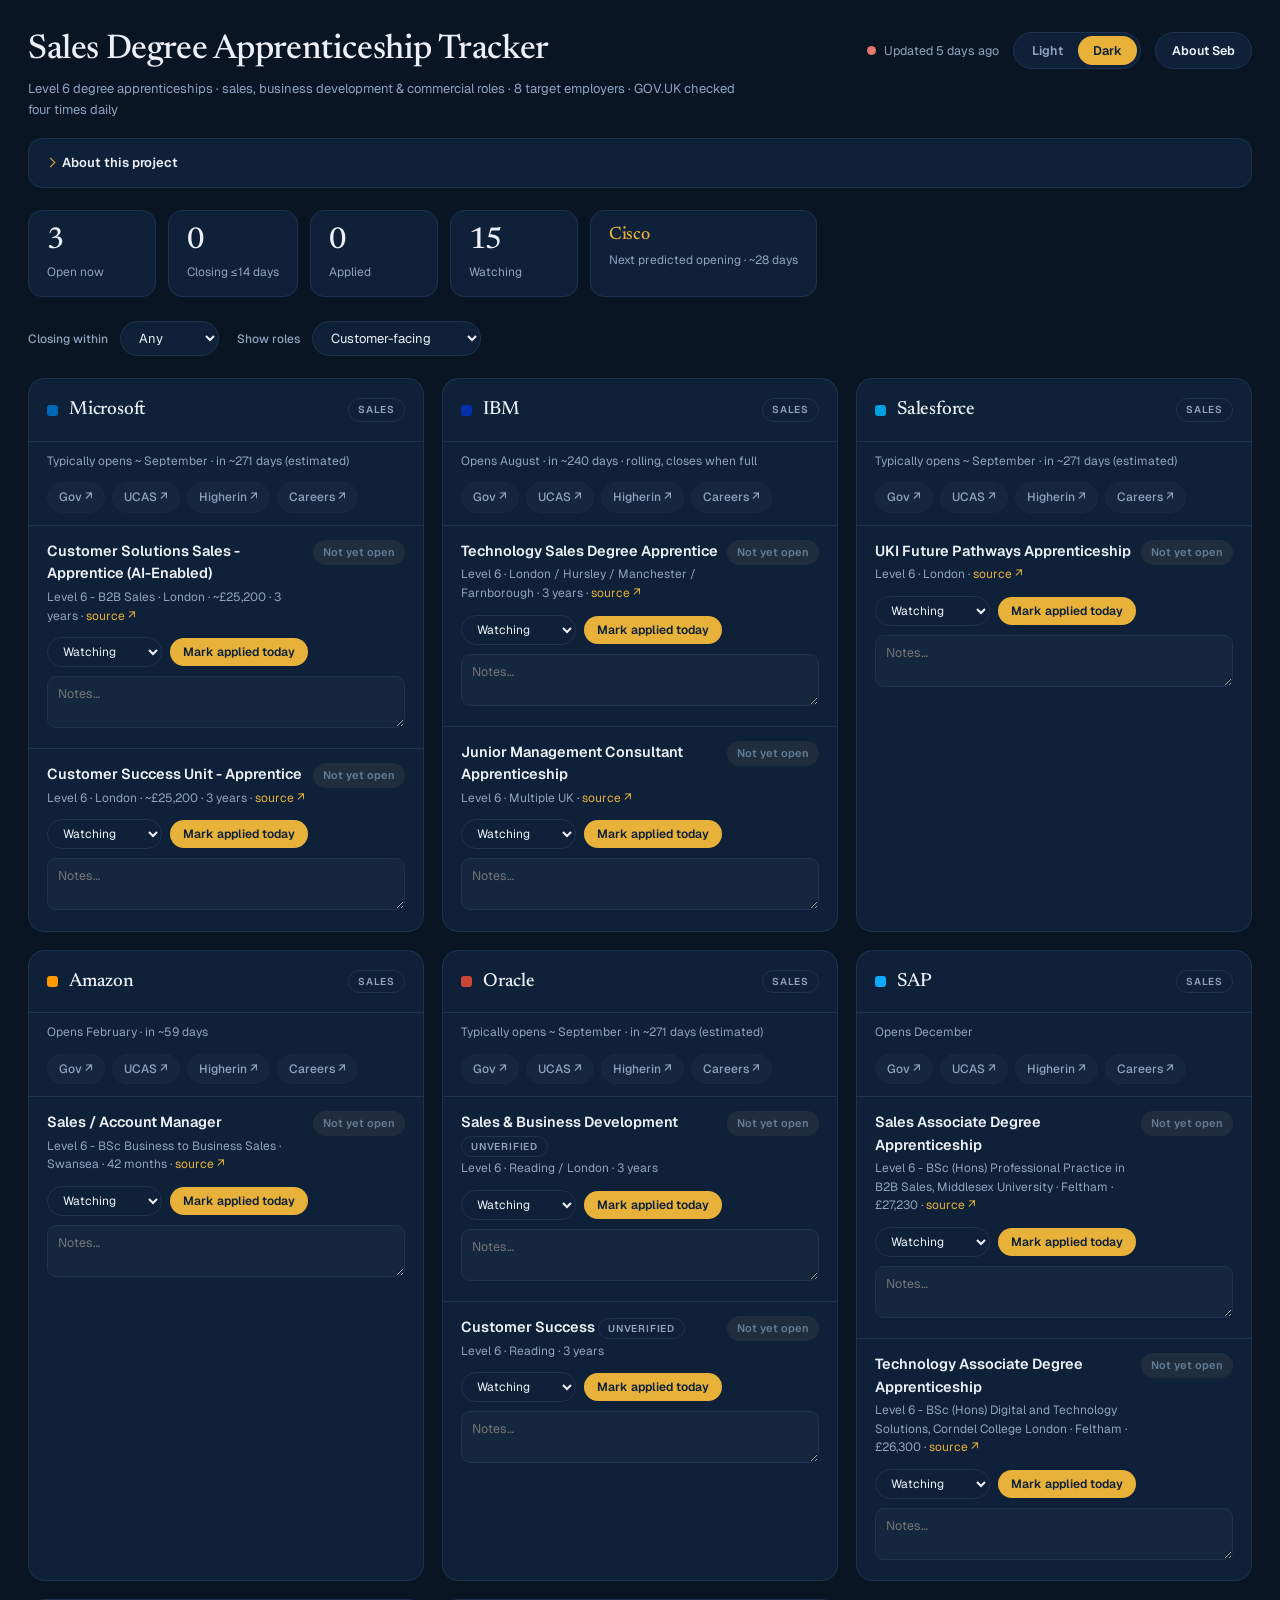
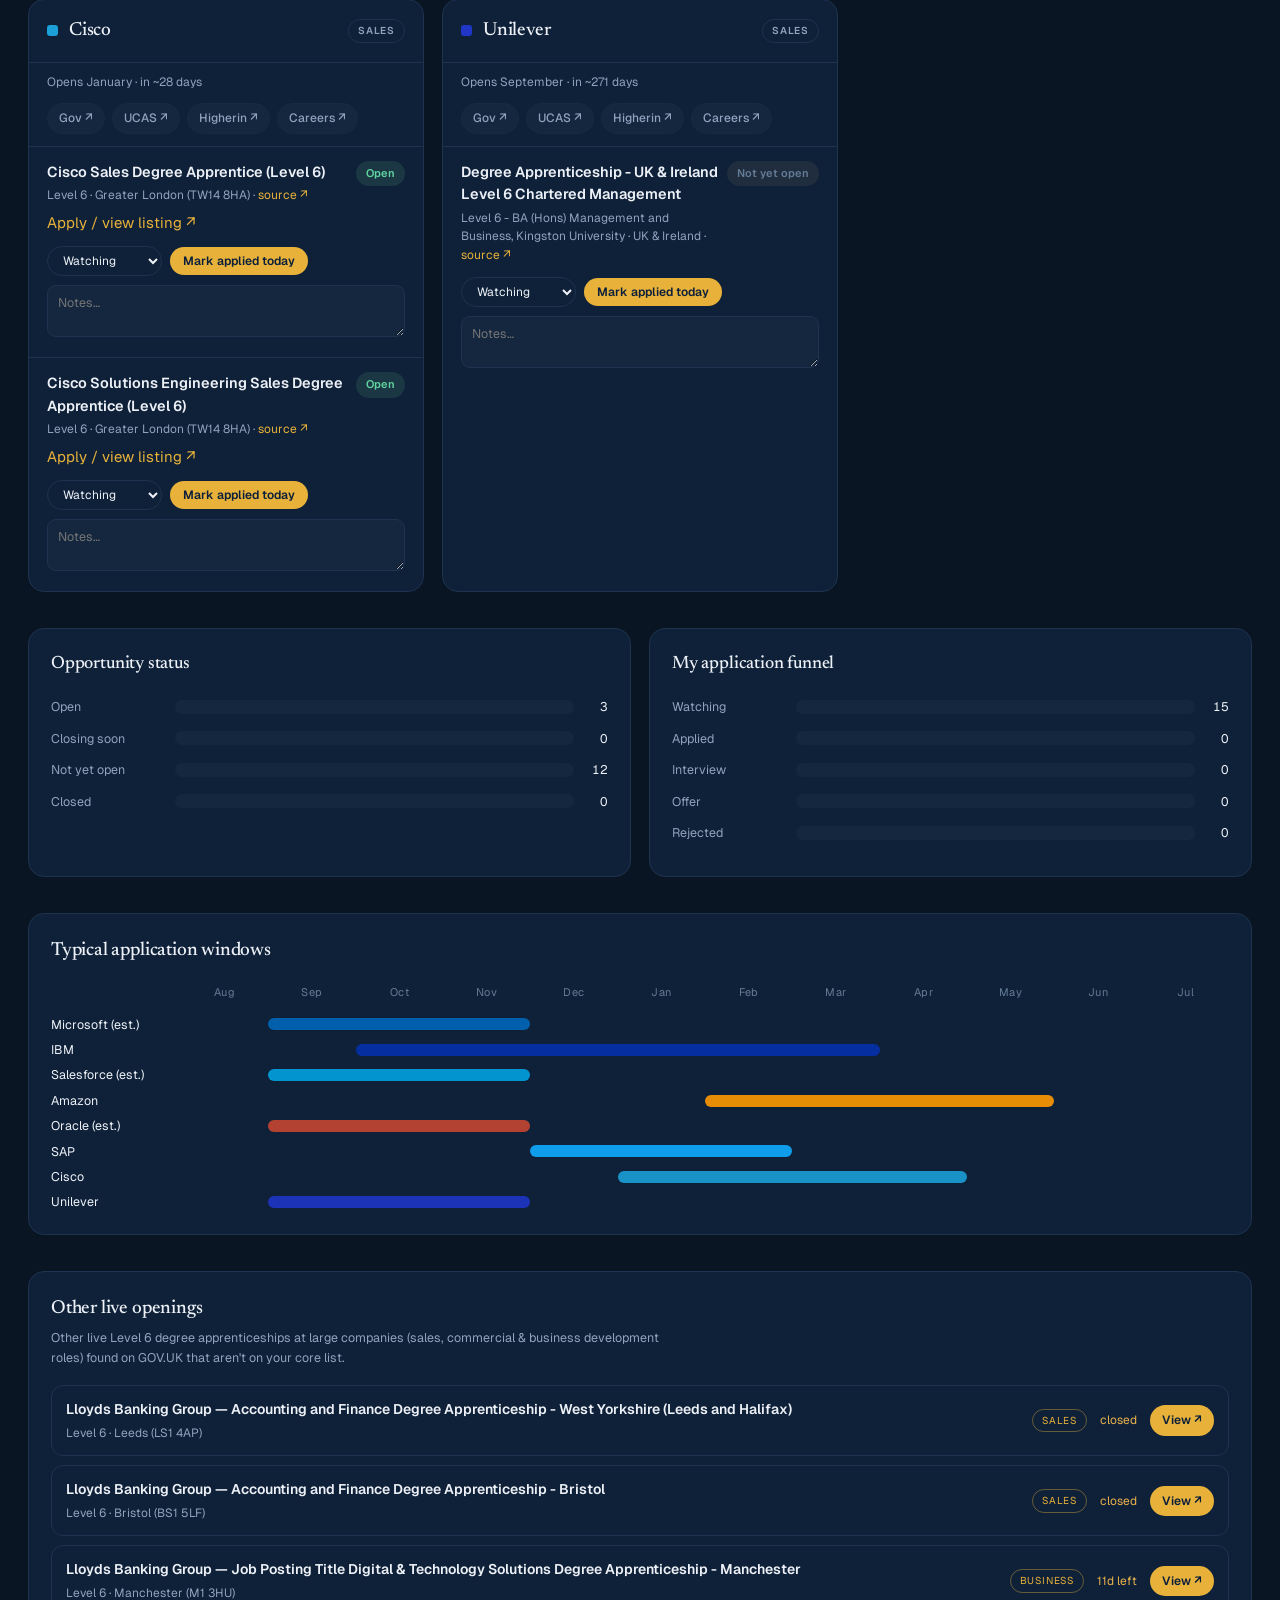
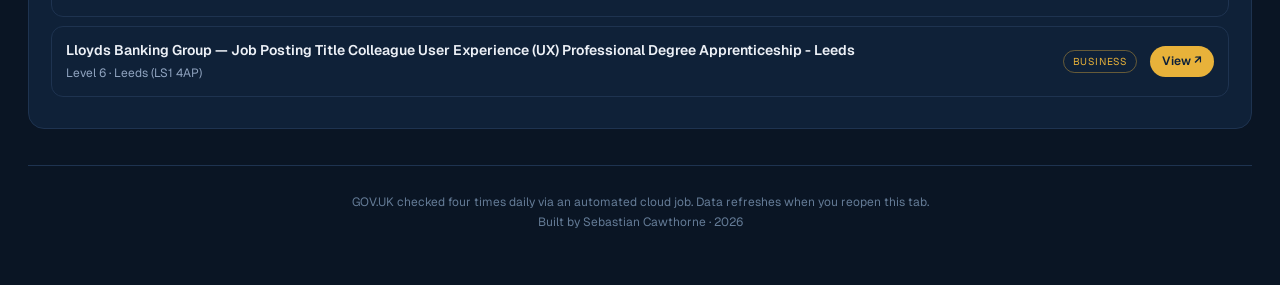
<file: tracker.html>
<!DOCTYPE html>
<html lang="en" data-page="tracker">
<head>
<meta charset="UTF-8">
<meta name="viewport" content="width=device-width, initial-scale=1.0">
<title>Sales Degree Apprenticeship Tracker</title>
<meta name="description" content="Live tracker for Level 6 degree apprenticeships in sales, business development and commercial roles at 10 major UK employers - auto-updated from GOV.UK four times daily.">
<meta property="og:title" content="Sales Degree Apprenticeship Tracker">
<meta property="og:description" content="Live tracker for Level 6 degree apprenticeships in sales, business development and commercial roles at 10 major UK employers - auto-updated from GOV.UK four times daily.">
<meta property="og:type" content="website">
<meta name="twitter:card" content="summary_large_image">
<meta property="og:url" content="https://sebcaw.github.io/Sales-Tracker/tracker.html">
<meta property="og:image" content="https://sebcaw.github.io/Sales-Tracker/assets/og-image.png">
<meta property="og:image:width" content="1200">
<meta property="og:image:height" content="630">
<meta name="twitter:image" content="https://sebcaw.github.io/Sales-Tracker/assets/og-image.png">
<link rel="icon" href="favicon.svg" type="image/svg+xml">
<link rel="preconnect" href="https://fonts.googleapis.com">
<link rel="preconnect" href="https://fonts.gstatic.com" crossorigin>
<link href="https://fonts.googleapis.com/css2?family=Newsreader:ital,opsz,wght@0,6..72,300..600;1,6..72,300..500&family=Geist:wght@300..700&family=Geist+Mono:wght@400..600&display=swap" rel="stylesheet">
<link rel="stylesheet" href="assets/tracker.css">
<script src="assets/theme.js"></script>
</head>
<body>
<div class="wrap">
  <header>
    <h1>Sales Degree Apprenticeship Tracker</h1>
    <div class="head-right">
      <div class="updated"><span class="pulse" id="pulse"></span><span id="updatedTxt">Loading</span></div>
      <div class="theme-toggle" role="group" aria-label="Colour theme">
        <button data-theme-btn="light" aria-label="Light mode">Light</button>
        <button data-theme-btn="dark" aria-label="Dark mode">Dark</button>
      </div>
      <a class="aboutbtn" href="index.html">About Seb</a>
    </div>
  </header>
  <p class="sub">Level 6 degree apprenticeships &middot; sales, business development &amp; commercial roles &middot; 8 target employers &middot; GOV.UK checked four times daily</p>

  <details class="about">
    <summary>About this project</summary>
    <div class="about-body">
      <p>A live dashboard that automatically tracks <strong>Level 6 degree apprenticeships</strong> in sales, business development and commercial roles at 10 major employers (Microsoft, Amazon, Salesforce, IBM, Cisco and more).</p>
      <p>A scheduled job runs in the cloud <strong>four times a day</strong>, scrapes the UK Government's official <em>Find an Apprenticeship</em> register, filters out technical roles, flags large-employer opportunities worth a look, and updates this page, so new openings surface the moment they go live.</p>
      <p><strong>Built with:</strong> HTML/CSS/JavaScript front-end &middot; GitHub Actions for scheduled cloud scraping &middot; GOV.UK data &middot; hosted on GitHub Pages. Your application progress is saved privately in your own browser.</p>
    </div>
  </details>

  <div class="new-banner" id="newBanner">
    <span id="newBannerTxt"></span>
    <button onclick="dismissNew()">Got it</button>
  </div>

  <div class="summary" id="summary"></div>

  <div class="filters">
    <div><label>Closing within</label>
      <select id="closingFilter">
        <option value="any">Any</option>
        <option value="7">7 days</option>
        <option value="14">14 days</option>
        <option value="30">30 days</option>
      </select>
    </div>
      <div><label>Show roles</label>
      <select id="roleFilter">
        <option value="customer">Customer-facing</option>
        <option value="core">Sales / account only</option>
        <option value="all">All roles</option>
      </select>
    </div>
</div>

  <div class="grid" id="grid"></div>

  <div class="charts">
    <div class="chart"><h3>Opportunity status</h3><div id="statusChart"></div></div>
    <div class="chart"><h3>My application funnel</h3><div id="funnelChart"></div></div>
  </div>

  <div class="timeline">
    <h2>Typical application windows</h2>
    <div class="tl-grid" id="timeline"></div>
  </div>

  <div class="interest" id="interestSection">
    <h2>Other live openings</h2>
    <p class="interest-sub">Other live Level 6 degree apprenticeships at large companies (sales, commercial &amp; business development roles) found on GOV.UK that aren't on your core list.</p>
    <div id="interestList"></div>
  </div>

  <div class="footer">
    GOV.UK checked four times daily via an automated cloud job. Data refreshes when you reopen this tab.<br>
    Built by Sebastian Cawthorne &middot; 2026
  </div>
</div>

<script>window.DATA_FILE = "data.json";</script>
<script src="assets/tracker.js"></script>
</body>
</html>
</file>
<file: assets/about.css>
/* ============================================================
   About me — Sebastian Cawthorne
   "Navy Ink & Signal Gold" brand system
   Left: sticky identity panel (own background) · Right: scrolling content
   Typefaces: Newsreader (display) + Geist (interface) + Geist Mono (labels)
   ============================================================ */

:root {
  /* Dark — Navy Ink & Signal Gold */
  --bg: #0A1524;            /* content / page */
  --sidebar: #0D1D31;       /* left panel — distinct tone */
  --panel: #0F2138;         /* cards */
  --panel-2: #14273F;
  --border: #1E3350;
  --border-soft: #172A42;
  --text: #EDF1F7;
  --muted: #8FA3BF;
  --faint: #647B96;
  --accent: #E8B23A;
  --accent-2: #F1CB76;
  --gold: #E8B23A;
  --ink: #0B1F3A;
  --accent-rgb: 232,178,58;

  --serif: "Newsreader", Georgia, "Times New Roman", serif;
  --sans: "Geist", -apple-system, BlinkMacSystemFont, "Segoe UI", Roboto, sans-serif;
  --mono: "Geist Mono", ui-monospace, SFMono-Regular, Menlo, monospace;

  --sidebar-w: 360px;
  --shadow-soft: 0 1px 2px rgba(0,0,0,.28), 0 14px 40px rgba(5,12,24,.5);
}


/* Light — warm paper */
html[data-theme="light"] {
  --bg: #F6F4EE;
  --sidebar: #FBFAF5;
  --panel: #FFFFFF;
  --panel-2: #EFECE2;
  --border: #E7E3D8;
  --border-soft: #ECE8DD;
  --text: #0B1F3A;
  --muted: #5A6B82;
  --faint: #8FA3BF;
  --accent: #8A6417;
  --accent-2: #A97F27;
  --gold: #7C5A14;
  --ink: #F6F4EE;
  --accent-rgb: 138,100,23;
  --shadow-soft: 0 1px 2px rgba(11,31,58,.05), 0 14px 38px rgba(11,31,58,.10);
}


html { color-scheme: dark; }
html[data-theme="light"] { color-scheme: light; }

* { box-sizing: border-box; }
html { scroll-behavior: smooth; }

body {
  margin: 0;
  background: var(--bg);
  color: var(--text);
  font-family: var(--sans);
  font-size: 16px;
  line-height: 1.65;
  -webkit-font-smoothing: antialiased;
  text-rendering: optimizeLegibility;
  transition: background-color .4s ease, color .4s ease;
}
a { color: var(--accent); text-decoration: none; }
::selection { background: rgba(var(--accent-rgb),.28); color: var(--text); }

/* ---- Accessibility: skip link + keyboard focus rings ---- */
.skip-link {
  position: fixed; top: 14px; left: 14px; z-index: 100;
  background: var(--accent); color: var(--ink);
  font-size: 13px; font-weight: 600; padding: 11px 18px; border-radius: 10px;
  box-shadow: var(--shadow-soft);
  transform: translateY(-160%); transition: transform .22s cubic-bezier(.2,.8,.2,1);
}
.skip-link:focus { transform: none; outline: none; }
:focus-visible {
  outline: 2px solid var(--accent); outline-offset: 3px;
}
.main:focus, .main:focus-visible { outline: none; }
@media (prefers-reduced-motion: reduce) { .skip-link { transition: none; } }

/* ---------------- Shell ---------------- */
.shell { display: flex; align-items: flex-start; min-height: 100vh; }

/* ---------------- Sidebar ---------------- */
.sidebar {
  position: sticky; top: 0; flex-shrink: 0;
  width: var(--sidebar-w); height: 100vh; overflow-y: auto;
  background: var(--sidebar);
  border-right: 1px solid var(--border);
  transition: background-color .4s ease, border-color .4s ease;
}
.sidebar::-webkit-scrollbar { width: 8px; }
.sidebar::-webkit-scrollbar-thumb { background: var(--border); border-radius: 8px; }
.sidebar-inner {
  display: flex; flex-direction: column; min-height: 100%;
  padding: 44px 40px 36px;
}

.brand {
  display: flex; align-items: center; justify-content: space-between; gap: 12px;
  margin-bottom: 56px;
}
.brand .mark {
  font-family: var(--serif); font-weight: 500; font-size: 18px; letter-spacing: .04em;
  color: var(--ink); background: var(--accent);
  width: 42px; height: 42px; border-radius: 11px; flex-shrink: 0;
  display: inline-flex; align-items: center; justify-content: center;
}

/* Theme toggle — compact, top of sidebar, always visible */
.theme-toggle {
  display: inline-flex; border: 1px solid var(--border); border-radius: 999px;
  overflow: hidden; background: var(--panel); padding: 3px; flex-shrink: 0;
}
.theme-toggle button {
  background: transparent; border: none; color: var(--muted);
  font-family: var(--sans); font-size: 12px; font-weight: 600; letter-spacing: .2px;
  padding: 6px 14px; cursor: pointer; border-radius: 999px;
  transition: color .2s, background .2s;
}
.theme-toggle button:hover { color: var(--text); }
.theme-toggle button.active { background: var(--accent); color: var(--ink); }

.identity { margin-bottom: 40px; }
.identity h1 {
  font-family: var(--serif); font-weight: 500;
  font-size: clamp(34px, 3vw, 44px); line-height: 1.02;
  letter-spacing: -0.015em; margin: 0 0 18px; color: var(--text);
}
.headline {
  color: var(--muted); font-weight: 400; font-size: 15.5px; line-height: 1.6; margin: 0;
}
.headline strong { color: var(--accent); font-weight: 500; }

/* Prominent LinkedIn link under the headline */
.li-link {
  display: inline-flex; align-items: center; gap: 8px; margin-top: 18px;
  font-size: 13.5px; font-weight: 600; color: var(--text);
  background: var(--panel); border: 1px solid var(--border);
  padding: 9px 16px; border-radius: 999px;
  transition: border-color .2s, color .2s;
}
.li-link:hover { border-color: var(--accent); color: var(--accent); }
.li-link svg { color: #0A66C2; flex-shrink: 0; }

/* Nav rail */
.rail { display: flex; flex-direction: column; gap: 2px; margin-bottom: 28px; position: relative; }
/* Sliding indicator — glides to the section currently in view (positioned by about.js) */
.rail-marker {
  position: absolute; left: -14px; width: 2px; border-radius: 2px;
  background: var(--accent); opacity: 0; top: 0; height: 0;
  transition: top .3s cubic-bezier(.2,.7,.3,1), height .3s cubic-bezier(.2,.7,.3,1), opacity .25s ease;
}
.rail-marker.on { opacity: 1; }
.rail a {
  display: flex; align-items: center; gap: 14px;
  font-size: 14px; font-weight: 500; color: var(--muted);
  padding: 11px 0; position: relative; transition: color .2s, padding .2s;
}
.rail a .rn {
  font-size: 11px; color: var(--faint); font-variant-numeric: tabular-nums;
  min-width: 18px; letter-spacing: .04em; transition: color .2s;
}
.rail a .rlabel { position: relative; }
.rail a .rlabel::after {
  content: ""; position: absolute; left: 0; right: 100%; bottom: -2px; height: 1px;
  background: var(--accent); transition: right .28s cubic-bezier(.2,.8,.2,1);
}
.rail a:hover { color: var(--text); }
.rail a:hover .rlabel::after { right: 0; }
.rail a.active { color: var(--text); padding-left: 4px; }
.rail a.active .rn { color: var(--accent); }
.rail a.active .rlabel::after { right: 0; }

/* Sidebar footer — links */
.side-foot { margin-top: auto; padding-top: 28px; }

.side-links { display: flex; flex-direction: column; gap: 10px; margin-bottom: 22px; }
.side-links a {
  font-size: 13.5px; font-weight: 500; color: var(--muted);
  display: inline-flex; align-items: center; justify-content: space-between;
  transition: color .2s;
}
.side-links a:hover { color: var(--accent); }
.side-copy { font-size: 11.5px; color: var(--faint); margin: 0; letter-spacing: .03em; }

/* ---------------- Main ---------------- */
.main { flex: 1; min-width: 0; }
.content {
  max-width: 800px; margin: 0 auto; padding: 88px 72px 96px;
}

/* Hero — name, headline and mark fade in together, once, on load */
.brand, .identity { animation: heroIn .45s ease-out both; }
@keyframes heroIn { from { opacity: 0; transform: translateY(6px); } }

/* ---------------- Sections ---------------- */
.section { scroll-margin-top: 40px; }
.section + .section {
  margin-top: 76px; padding-top: 76px; position: relative;
}
.section + .section::before {
  content: ""; position: absolute; top: 0; left: 0; width: 100%; height: 1px;
  background: var(--border);
}

.eyebrow {
  display: flex; align-items: center; gap: 10px;
  font-size: 11px; letter-spacing: .18em; text-transform: uppercase;
  color: var(--accent); font-weight: 600; margin-bottom: 18px;
}
.eyebrow .num { color: var(--faint); font-variant-numeric: tabular-nums; }
.section > h2 {
  font-family: var(--serif); font-weight: 500;
  font-size: clamp(28px, 3.4vw, 38px); line-height: 1.1;
  letter-spacing: -0.012em; margin: 0 0 22px; color: var(--text);
}
.section > p { color: var(--muted); font-size: 15.5px; margin: 0 0 14px; max-width: 68ch; }
.section p strong { color: var(--text); font-weight: 600; }

/* ---- Summary ---- */
.lead {
  color: var(--text); font-size: clamp(17px, 2.1vw, 20px); line-height: 1.7;
  font-weight: 400; max-width: 60ch; margin: 0;
}
.skills { display: flex; flex-wrap: wrap; gap: 9px; margin-top: 30px; }
.skills span {
  font-size: 12.5px; font-weight: 500; background: transparent;
  border: 1px solid var(--border); padding: 7px 15px; border-radius: 999px;
  color: var(--muted); transition: border-color .2s, color .2s;
}
.skills span:hover { border-color: var(--accent); color: var(--text); }

/* ---- Embedded tracker card ---- */
.embed-card {
  background: var(--panel); border: 1px solid var(--border);
  border-radius: 18px; padding: 26px; box-shadow: var(--shadow-soft);
}
.embed-head {
  display: flex; align-items: flex-start; justify-content: space-between;
  gap: 14px; flex-wrap: wrap;
}
.embed-head h3 { font-family: var(--serif); font-weight: 500; margin: 0; font-size: 22px; letter-spacing: -.01em; }
.embed-head-actions { display: flex; align-items: center; gap: 9px; flex-wrap: wrap; }
.embed-toggle {
  font-family: var(--sans); font-size: 12.5px; font-weight: 600;
  background: transparent; border: 1px solid var(--border); color: var(--muted);
  padding: 8px 15px; border-radius: 999px; cursor: pointer;
  transition: border-color .18s, color .18s;
}
.embed-toggle:hover { border-color: var(--accent); color: var(--text); }
.proj-sub {
  color: var(--accent); font-size: 11.5px; font-weight: 600;
  letter-spacing: .1em; text-transform: uppercase; margin: 8px 0 14px;
}
.embed-desc { color: var(--muted); font-size: 14.5px; line-height: 1.7; margin: 0 0 18px; max-width: 72ch; }
.embed-frame-wrap {
  max-height: 760px; overflow: hidden; border-radius: 12px;
  transition: max-height .5s cubic-bezier(.2,.8,.2,1), margin .4s ease, opacity .4s ease;
}
.embed-frame-wrap.collapsed { max-height: 0; opacity: 0; }
.embed-frame {
  width: 100%; height: 660px; border: 1px solid var(--border);
  border-radius: 12px; background: var(--bg); display: block;
}
.openbtn {
  font-size: 12.5px; font-weight: 600; background: var(--accent); color: var(--ink);
  padding: 8px 15px; border-radius: 999px; white-space: nowrap;
  transition: filter .2s;
}
.openbtn:hover { filter: brightness(1.06); }

.tags { display: flex; flex-wrap: wrap; gap: 7px; margin-top: 18px; }
.tags span {
  font-size: 11.5px; font-weight: 500; color: var(--muted);
  background: var(--panel-2); border: 1px solid var(--border-soft);
  padding: 4px 11px; border-radius: 6px;
}

/* ---- Standalone projects ---- */
.project { margin-top: 40px; padding-top: 40px; border-top: 1px solid var(--border); }
.project h3 { font-family: var(--serif); font-weight: 500; margin: 0 0 4px; font-size: 22px; letter-spacing: -.01em; }
.project > p:not(.proj-sub) { color: var(--muted); font-size: 14.5px; margin: 0; line-height: 1.7; max-width: 72ch; }
.project .proj-sub { margin: 6px 0 12px; }

/* ---- Experience timeline ---- */
.tl { position: relative; margin: 8px 0 0; padding-left: 26px; }
.tl::before {
  content: ""; position: absolute; left: 4px; top: 6px; bottom: 6px; width: 1px;
  background: var(--border);
}
.tl-item { position: relative; margin-bottom: 36px; }
.tl-item:last-child { margin-bottom: 0; }
.tl-item::before {
  content: ""; position: absolute; left: -26px; top: 7px;
  width: 9px; height: 9px; border-radius: 50%; background: var(--accent);
  box-shadow: 0 0 0 4px var(--bg);
}
.tl-item.todo::before { background: var(--bg); border: 1.5px solid var(--border); box-shadow: 0 0 0 4px var(--bg); }
.tl-item .role { font-weight: 600; font-size: 16px; color: var(--text); }
.tl-item .when {
  font-size: 11.5px; color: var(--accent); margin: 3px 0 9px;
  letter-spacing: .06em; text-transform: uppercase; font-weight: 600;
}
.tl-item p { color: var(--muted); font-size: 14.5px; margin: 0; line-height: 1.7; max-width: 70ch; }

/* ---- EPQ ---- */
.epq-q {
  font-family: var(--serif); font-weight: 500; font-style: italic;
  font-size: clamp(21px, 2.8vw, 28px); color: var(--text);
  margin: 0 0 28px; line-height: 1.35; max-width: 24ch; letter-spacing: -.005em;
}
.pullquote { padding: 6px 0 6px 24px; margin: 0 0 28px; position: relative; }
.pullquote::before {
  content: ""; position: absolute; left: 0; top: 4px; bottom: 4px; width: 2px;
  background: var(--accent); border-radius: 2px;
}
.pullquote q {
  font-family: var(--serif); font-style: italic; font-weight: 400;
  font-size: clamp(18px, 2.4vw, 23px); color: var(--text); line-height: 1.5; quotes: none;
}
.pullquote .cite {
  display: block; font-family: var(--sans); font-size: 12px; color: var(--accent);
  margin-top: 14px; font-style: normal; letter-spacing: .04em; font-weight: 500;
}
.statgrid {
  display: grid; grid-template-columns: repeat(auto-fit, minmax(168px, 1fr));
  gap: 14px; margin: 30px 0;
}
.statcard {
  background: var(--panel); border: 1px solid var(--border);
  border-radius: 14px; padding: 22px; transition: border-color .2s;
}
.statcard:hover { border-color: var(--accent); }
.statcard .sn {
  font-family: var(--serif); font-size: 40px; font-weight: 500; line-height: 1;
  color: var(--accent); font-variant-numeric: tabular-nums; letter-spacing: -.02em;
}
.statcard .sl { font-size: 12.5px; color: var(--muted); margin-top: 11px; line-height: 1.5; }
.keyfind {
  background: rgba(var(--accent-rgb),.06); border: 1px solid rgba(var(--accent-rgb),.22);
  border-radius: 14px; padding: 20px 22px; font-size: 15px; color: var(--text); line-height: 1.6;
}
.keyfind strong { color: var(--accent); font-weight: 600; }
.grade {
  display: inline-block; font-size: 12px; font-weight: 600; letter-spacing: .04em;
  color: var(--ink); background: var(--accent);
  padding: 7px 15px; border-radius: 999px; margin-top: 24px;
}
.grade.todo { color: var(--muted); background: transparent; border: 1px dashed var(--border); }

/* ---- Presentations ---- */
.pres { margin-top: 42px; padding-top: 42px; border-top: 1px solid var(--border); }
.pres:first-of-type { margin-top: 8px; padding-top: 0; border-top: none; }
.pres h3 { font-family: var(--serif); font-weight: 500; margin: 0 0 6px; font-size: 22px; letter-spacing: -.01em; }
.pres p { color: var(--muted); font-size: 14.5px; margin: 8px 0 0; line-height: 1.7; max-width: 72ch; }
.pres .quote {
  font-family: var(--serif); font-style: italic; color: var(--muted);
  font-size: 15px; margin-top: 14px;
}

/* ---- Document / deck viewers ---- */
.deck { margin-top: 20px; }
.deck-bar {
  display: flex; align-items: center; justify-content: space-between;
  gap: 12px; flex-wrap: wrap; margin-bottom: 12px;
}
.deck-bar .dtitle {
  font-size: 12.5px; color: var(--muted); font-weight: 500;
  display: flex; align-items: center; gap: 9px; letter-spacing: .02em;
}
.deck-bar .dtitle .dicon {
  display: inline-block; width: 13px; height: 16px;
  border: 1.5px solid var(--accent); border-radius: 2px; flex-shrink: 0;
}
.deck-actions { display: flex; gap: 9px; align-items: center; }
.deck-actions .dl {
  font-size: 12.5px; font-weight: 600; color: var(--muted);
  border: 1px solid var(--border); padding: 8px 14px; border-radius: 999px;
  transition: border-color .18s, color .18s;
}
.deck-actions .dl:hover { border-color: var(--accent); color: var(--text); }
.deck-frame {
  width: 100%; aspect-ratio: 16 / 9; border: 1px solid var(--border);
  border-radius: 14px; background: var(--panel-2); display: block;
  box-shadow: var(--shadow-soft); overflow: hidden;
}
.doc-frame {
  width: 100%; height: 720px; border: 1px solid var(--border);
  border-radius: 14px; background: var(--panel-2); display: block;
  box-shadow: var(--shadow-soft);
}

/* ---- Shared ---- */
.placeholder {
  color: var(--muted); font-size: 14px; font-style: italic;
  border: 1px dashed var(--border); border-radius: 12px; padding: 16px 18px;
}
.links { display: flex; flex-wrap: wrap; gap: 10px; margin-top: 14px; }
.links a {
  font-size: 13px; font-weight: 600; color: var(--text);
  border: 1px solid var(--border); background: var(--panel);
  padding: 10px 18px; border-radius: 999px;
  transition: border-color .2s, color .2s, background .2s;
}
.links a:hover { border-color: var(--accent); color: var(--accent); }

/* ---- Embedded-frame skeleton loaders (shown until each iframe finishes loading) ---- */
.frame-wrap { position: relative; }
.frame-skel {
  position: absolute; inset: 0; z-index: 2; overflow: hidden;
  border-radius: 12px; background: var(--panel-2); border: 1px solid var(--border);
  display: flex; flex-direction: column; gap: 13px; padding: 24px;
  transition: opacity .45s ease;
}
.frame-wrap.k-deck .frame-skel, .frame-wrap.k-doc .frame-skel { border-radius: 14px; }
.frame-wrap.loaded .frame-skel { opacity: 0; pointer-events: none; }
.frame-skel::after {
  content: ""; position: absolute; inset: 0;
  background: linear-gradient(100deg, transparent 20%, rgba(var(--accent-rgb),.10) 48%, transparent 72%);
  transform: translateX(-100%); animation: frameShimmer 1.7s ease-in-out infinite;
}
@keyframes frameShimmer { to { transform: translateX(100%); } }
.frame-skel .skbar { height: 12px; border-radius: 6px; background: var(--border); opacity: .7; }
.frame-skel .skbar.t { height: 18px; width: 42%; }
.frame-skel .skbar.w90 { width: 90%; } .frame-skel .skbar.w80 { width: 80%; }
.frame-skel .skbar.w70 { width: 70%; } .frame-skel .skbar.w50 { width: 50%; }
.frame-skel .sk-spacer { flex: 1; }
.frame-skel .sk-foot { display: flex; align-items: center; gap: 9px; color: var(--muted); font-size: 12.5px; font-weight: 500; }
.frame-skel .sk-dot { width: 8px; height: 8px; border-radius: 50%; background: var(--accent); animation: skPulse 1.2s ease-in-out infinite; }
@keyframes skPulse { 0%, 100% { opacity: .3; } 50% { opacity: 1; } }
@media (prefers-reduced-motion: reduce) { .frame-skel::after, .frame-skel .sk-dot { animation: none; } }

/* Visible keyboard focus for every interactive element (mouse clicks stay clean) */
:focus-visible { outline: 2px solid var(--accent); outline-offset: 2px; border-radius: 4px; }

/* ---------------- Reduced motion ---------------- */
@media (prefers-reduced-motion: reduce) {
  html { scroll-behavior: auto; }
  *, *::before, *::after { animation: none !important; }
  .rail a, .links a, .openbtn, .skills span, .statcard, .side-links a, .rail-marker, .sidebar { transition: none; }
}

/* ---------------- Print (clean CV-style output) ---------------- */
@media print {
  .theme-toggle, .rail, .rail-marker, .side-links, .skip-link, .embed-toggle,
  .embed-frame-wrap, .embed-frame, .deck-frame, .doc-frame, .frame-skel { display: none !important; }
  .shell { display: block; }
  .sidebar { position: static; width: auto; border: none; background: none; padding: 0; }
  .sidebar-inner { padding: 0 0 12px; }
  .content { max-width: none; padding: 12px 0; }
  body { background: #fff; color: #000; }
  .section, .statcard, .embed-card, .deck, .project, .tl-item, .keyfind { break-inside: avoid; box-shadow: none !important; }
  a { color: #000; }
  .openbtn, .dl { border: 1px solid #000; color: #000 !important; background: none !important; }
}

/* ---------------- Responsive ---------------- */
@media (max-width: 1080px) {
  :root { --sidebar-w: 300px; }
  .sidebar-inner { padding: 36px 30px 30px; }
  .content { padding: 72px 52px 80px; }
}

@media (max-width: 860px) {
  .shell { flex-direction: column; }
  .sidebar {
    position: sticky; top: 0; z-index: 30;
    width: 100%; height: auto; overflow: visible;
    border-right: none; border-bottom: 1px solid var(--border);
    backdrop-filter: blur(10px);
    background: color-mix(in srgb, var(--sidebar) 92%, transparent);
    transition: transform .28s ease;
  }
  /* Slides up out of the way on scroll-down; JS reveals it on scroll-up or at the top */
  .sidebar.bar-hidden { transform: translateY(-100%); }
  .sidebar-inner { padding: 18px 24px; }
  .brand { margin-bottom: 16px; }
  .identity { margin-bottom: 18px; }
  .identity h1 { font-size: 30px; margin-bottom: 10px; }
  .identity h1 br { display: none; }
  .headline { max-width: 60ch; }
  /* Nav becomes a horizontal strip */
  .rail {
    flex-direction: row; gap: 4px; overflow-x: auto; margin: 0 -24px 16px;
    padding: 4px 24px; scrollbar-width: none;
  }
  .rail::-webkit-scrollbar { display: none; }
  .rail a { white-space: nowrap; padding: 8px 0; }
  .rail a .rlabel::after { bottom: 0; }
  .rail-marker { display: none; }   /* rail is horizontal here — the underline does the work */
  .side-foot { margin-top: 6px; padding-top: 0; display: flex; align-items: center; gap: 18px; flex-wrap: wrap; }
  .side-links { flex-direction: row; gap: 16px; margin-bottom: 0; }
  .side-copy { display: none; }
  .content { padding: 44px 28px 64px; max-width: 760px; }
  .section + .section { margin-top: 56px; padding-top: 56px; }
}

@media (max-width: 520px) {
  .sidebar-inner { padding: 16px 18px; }
  .rail { margin: 0 -18px 14px; padding: 4px 18px; }
  .content { padding: 36px 20px 56px; }
  .embed-card { padding: 18px; }
  .embed-frame { height: 560px; }
  .statgrid { grid-template-columns: 1fr 1fr; }
  .side-foot { gap: 12px; }
  .side-links { gap: 12px; }
}
</file>
<file: assets/tracker.css>
/* ============================================================
   Degree Apprenticeship Tracker
   Visual system: "Navy Ink & Signal Gold" brand system.
   Typefaces: Newsreader (display) + Geist (interface) + Geist Mono (labels)
   Variable + class names preserved for tracker.js.
   ============================================================ */

:root {
  /* Dark — Navy Ink & Signal Gold */
  --bg: #0A1524;
  --panel: #0F2138;
  --panel-2: #14273F;
  --border: #1E3350;
  --border-soft: #172A42;
  --text: #EDF1F7;
  --muted: #8FA3BF;
  --faint: #647B96;
  --accent: #E8B23A;
  --accent-2: #F1CB76;
  --gold: #E8B23A;
  --ink: #0B1F3A;
  --accent-rgb: 232,178,58;
  --green: #5FD3A0;
  --amber: #E9B24C;
  --red: #E7766B;
  --grey: #647B96;

  --serif: "Newsreader", Georgia, "Times New Roman", serif;
  --sans: "Geist", -apple-system, BlinkMacSystemFont, "Segoe UI", Roboto, sans-serif;
  --mono: "Geist Mono", ui-monospace, SFMono-Regular, Menlo, monospace;
  --shadow-soft: 0 1px 2px rgba(0,0,0,.25), 0 10px 30px rgba(5,12,24,.5);
}


/* Light — warm paper */
html[data-theme="light"] {
  --bg: #F6F4EE;
  --sidebar: #FBFAF5;
  --panel: #FFFFFF;
  --panel-2: #EFECE2;
  --border: #E7E3D8;
  --border-soft: #ECE8DD;
  --text: #0B1F3A;
  --muted: #5A6B82;
  --faint: #8FA3BF;
  --accent: #8A6417;
  --accent-2: #A97F27;
  --gold: #7C5A14;
  --ink: #F6F4EE;
  --accent-rgb: 138,100,23;
  --green: #2E7D5B;
  --amber: #B9821C;
  --red: #CF4A3F;
  --grey: #8FA3BF;
  --shadow-soft: 0 1px 2px rgba(11,31,58,.06), 0 10px 30px rgba(11,31,58,.10);
}


html { color-scheme: dark; }
html[data-theme="light"] { color-scheme: light; }
html[data-theme="light"] .skel-line,
html[data-theme="light"] .skel-pill {
  background: linear-gradient(90deg, var(--panel-2) 25%, #e6dccb 37%, var(--panel-2) 63%);
  background-size: 400% 100%;
}

* { box-sizing: border-box; }
html { scroll-behavior: smooth; }
body {
  margin: 0; background: var(--bg); color: var(--text);
  font-family: var(--sans); font-size: 15px; line-height: 1.55;
  position: relative; min-height: 100vh;
  -webkit-font-smoothing: antialiased; text-rendering: optimizeLegibility;
  transition: background-color .35s ease, color .35s ease;
}
a { color: var(--accent); text-decoration: none; transition: color .15s; }
a:hover { color: var(--accent-2); }
::selection { background: rgba(var(--accent-rgb),.28); color: var(--text); }
/* Visible keyboard focus for every interactive element (mouse clicks stay clean) */
:focus-visible { outline: 2px solid var(--accent); outline-offset: 2px; border-radius: 4px; }
.wrap { max-width: 1280px; margin: 0 auto; padding: 32px 28px 44px; position: relative; z-index: 1; }

/* Theme toggle */
.theme-toggle {
  display: inline-flex; border: 1px solid var(--border); border-radius: 999px;
  overflow: hidden; background: var(--panel); padding: 3px;
}
.theme-toggle button {
  background: transparent; border: none; color: var(--muted);
  font-family: var(--sans); font-size: 12.5px; font-weight: 600;
  padding: 6px 15px; cursor: pointer; border-radius: 999px;
  transition: color .18s, background .18s;
}
.theme-toggle button:hover { color: var(--text); }
.theme-toggle button.active { background: var(--accent); color: var(--ink); }

/* Header */
header { display: flex; align-items: center; justify-content: space-between; flex-wrap: wrap; gap: 14px; margin-bottom: 10px; }
h1 {
  font-family: var(--serif); font-weight: 500;
  font-size: clamp(26px, 3.6vw, 34px); margin: 0; letter-spacing: -0.012em;
  color: var(--text); line-height: 1.05;
}
.head-right { display: flex; align-items: center; gap: 14px; flex-wrap: wrap; }
.updated { color: var(--muted); font-size: 12.5px; display: flex; align-items: center; gap: 8px; font-variant-numeric: tabular-nums; }
.aboutbtn {
  display: inline-flex; align-items: center; gap: 6px; font-size: 12.5px; font-weight: 600;
  color: var(--text); background: var(--panel); border: 1px solid var(--border);
  padding: 8px 16px; border-radius: 999px; white-space: nowrap;
  transition: border-color .2s, color .2s;
}
.aboutbtn:hover { border-color: var(--accent); color: var(--accent); }

.pulse {
  width: 9px; height: 9px; border-radius: 50%; background: var(--green);
}
.pulse.amber { background: var(--amber); }
.pulse.red { background: var(--red); }

.sub { color: var(--muted); font-size: 13px; margin: 0 0 18px; max-width: 80ch; }

/* About details */
.about { background: var(--panel); border: 1px solid var(--border); border-radius: 14px; margin: 0 0 22px; overflow: hidden; }
.about summary {
  cursor: pointer; padding: 14px 18px; font-size: 13px; font-weight: 600; color: var(--text);
  list-style: none; user-select: none; display: flex; align-items: center; gap: 8px;
  transition: color .15s;
}
.about summary::-webkit-details-marker { display: none; }
.about summary::before {
  content: ""; width: 6px; height: 6px; border-right: 1.5px solid var(--accent);
  border-bottom: 1.5px solid var(--accent); transform: rotate(-45deg); transition: transform .2s; flex-shrink: 0;
}
.about[open] summary::before { transform: rotate(45deg); }
.about summary:hover { color: var(--accent); }
.about[open] summary { border-bottom: 1px solid var(--border); }
.about-body { padding: 16px 18px; font-size: 13px; color: var(--muted); line-height: 1.65; }
/* Content eases in when the box is opened (close snaps, as native details do) */
.about[open] .about-body { animation: aboutOpen .22s ease-out; }
@keyframes aboutOpen { from { opacity: 0; transform: translateY(-3px); } }
.about-body p { margin: 0 0 10px; }
.about-body p:last-child { margin: 0; }
.about-body strong { color: var(--text); font-weight: 600; }

/* New banner */
.new-banner {
  position: relative; overflow: hidden;
  background: var(--panel); border: 1px solid rgba(var(--accent-rgb),.4); color: var(--accent-2);
  padding: 14px 18px; border-radius: 12px; margin-bottom: 22px; font-size: 14px; font-weight: 500;
  display: none; align-items: center; gap: 10px;
}
html[data-theme="light"] .new-banner { color: var(--gold); }
/* Slides in when it appears — it only ever shows when something genuinely changed */
.new-banner.show { display: flex; animation: bannerIn .3s ease-out; }
@keyframes bannerIn { from { opacity: 0; transform: translateY(-8px); } }
.new-banner button {
  position: relative; z-index:1; margin-left: auto; background: transparent;
  border: 1px solid rgba(var(--accent-rgb),.45); color: var(--accent-2);
  padding: 5px 12px; border-radius: 999px; cursor: pointer; font-family: var(--sans);
  font-size: 12.5px; font-weight: 600; transition: background .15s;
}
html[data-theme="light"] .new-banner button { color: var(--gold); }
.new-banner button:hover { background: rgba(var(--accent-rgb),.12); }

/* Summary stats */
.summary { display: flex; gap: 12px; flex-wrap: wrap; margin-bottom: 24px; }
.stat {
  background: var(--panel); border: 1px solid var(--border); border-radius: 14px;
  padding: 15px 18px; min-width: 128px; cursor: pointer;
  transition: border-color .2s, background .2s;
}
.stat:hover { border-color: var(--accent); }
.stat.active { border-color: var(--accent); background: var(--panel-2); box-shadow: 0 0 0 1px var(--accent) inset; }
.stat .n {
  font-family: var(--serif); font-size: 30px; font-weight: 500; line-height: 1;
  font-variant-numeric: tabular-nums; letter-spacing: -.02em;
}
.stat .l { font-size: 12px; color: var(--muted); margin-top: 7px; }
.stat.predict { cursor: default; min-width: 210px; }
.stat.predict .n { color: var(--accent); }
.stat.predict:hover { border-color: var(--border); }

/* Filters */
.filters { display: flex; gap: 18px; flex-wrap: wrap; margin-bottom: 22px; align-items: center; }
.filters label { font-size: 12px; color: var(--muted); margin-right: 8px; font-weight: 500; }
select, .seg {
  background: var(--panel); border: 1px solid var(--border); color: var(--text);
  border-radius: 999px; padding: 7px 14px; font-size: 13px; font-family: var(--sans);
}
.seg-group { display: inline-flex; border: 1px solid var(--border); border-radius: 999px; overflow: hidden; background: var(--panel); padding: 3px; }
.seg-group button {
  background: transparent; border: none; color: var(--muted);
  padding: 6px 15px; font-size: 13px; cursor: pointer; border-radius: 999px;
  font-family: var(--sans); transition: background .2s, color .2s;
}
.seg-group button:hover { color: var(--text); }
.seg-group button.active { background: var(--accent); color: var(--ink); font-weight: 600; }

/* Grid */
.grid { display: grid; grid-template-columns: repeat(auto-fill, minmax(360px, 1fr)); gap: 18px; }
.card {
  background: var(--panel); border: 1px solid var(--border); border-radius: 16px;
  overflow: hidden; display: flex; flex-direction: column; position: relative;
  transition: border-color .22s;
}
.card:hover { border-color: var(--accent); }

/* Skeletons */
.skel-card { background: var(--panel); border: 1px solid var(--border); border-radius: 16px; padding: 18px; }
.skel-line { height: 12px; border-radius: 6px; margin-bottom: 11px; background: linear-gradient(90deg, var(--panel-2) 25%, #2c2820 37%, var(--panel-2) 63%); background-size: 400% 100%; animation: skelShimmer 1.4s ease infinite; }
.skel-line.title { height: 18px; width: 55%; margin-bottom: 15px; }
.skel-line.w85 { width: 85%; } .skel-line.w65 { width: 65%; } .skel-line.w40 { width: 40%; }
.skel-pill { height: 22px; width: 92px; border-radius: 999px; margin-top: 13px; background: linear-gradient(90deg, var(--panel-2) 25%, #2c2820 37%, var(--panel-2) 63%); background-size: 400% 100%; animation: skelShimmer 1.4s ease infinite; }
@keyframes skelShimmer { 0% { background-position: 100% 0; } 100% { background-position: 0 0; } }

.card-head { padding: 16px 18px; display: flex; align-items: center; justify-content: space-between; border-bottom: 1px solid var(--border); }
.card-head .left { display: flex; align-items: center; gap: 11px; }
.dot { width: 11px; height: 11px; border-radius: 3px; flex-shrink: 0; }
.card-head h3 { font-family: var(--serif); font-weight: 500; margin: 0; font-size: 19px; letter-spacing: -.01em; }
.tag { font-size: 10px; text-transform: uppercase; letter-spacing: .08em; color: var(--muted); border: 1px solid var(--border); padding: 3px 9px; border-radius: 999px; font-weight: 600; }
.predict-line { font-size: 12px; color: var(--muted); padding: 10px 18px 0; }

.links { display: flex; gap: 7px; flex-wrap: wrap; padding: 12px 18px; }
.links a {
  font-size: 12px; font-weight: 500; color: var(--muted);
  background: var(--panel-2); padding: 5px 11px; border-radius: 999px; border: 1px solid var(--border-soft);
  transition: border-color .15s, color .15s;
}
.links a:hover { border-color: var(--accent); color: var(--text); }

.program { border-top: 1px solid var(--border); padding: 14px 18px; }
.program .ptop { display: flex; justify-content: space-between; align-items: flex-start; gap: 8px; }
.program .pname { font-weight: 600; font-size: 14.5px; color: var(--text); }
.program .pmeta { font-size: 12px; color: var(--muted); margin-top: 3px; }
.badge { font-size: 11px; font-weight: 600; padding: 4px 10px; border-radius: 999px; white-space: nowrap; }
.badge.open { background: rgba(108,193,145,.14); color: var(--green); }
.badge.closing_soon { background: rgba(233,178,76,.15); color: var(--amber); }
.badge.closed { background: rgba(231,118,107,.14); color: var(--red); }
.badge.not_open { background: rgba(106,99,88,.18); color: var(--grey); }
.closing { font-size: 12px; color: var(--amber); margin-top: 7px; }

.track { margin-top: 12px; display: flex; gap: 8px; align-items: center; flex-wrap: wrap; }
.track select { font-size: 12px; padding: 5px 11px; transition: border-color .15s, box-shadow .15s; }
.track select:focus { outline: none; border-color: var(--accent); box-shadow: 0 0 0 3px rgba(var(--accent-rgb),.15); }
.applybtn {
  font-size: 12px; background: var(--accent); color: var(--ink); font-weight: 600;
  border: none; padding: 6px 13px; border-radius: 999px; cursor: pointer; font-family: var(--sans);
  transition: filter .2s;
}
.applybtn:hover { filter: brightness(1.06); }
.applybtn:active { filter: brightness(.96); }
.notes {
  width: 100%; margin-top: 9px; background: var(--panel-2); border: 1px solid var(--border);
  color: var(--text); border-radius: 9px; padding: 8px 10px; font-size: 12.5px;
  font-family: inherit; resize: vertical; min-height: 34px; transition: border-color .15s, box-shadow .15s;
}
.notes:focus { outline: none; border-color: var(--accent); box-shadow: 0 0 0 3px rgba(var(--accent-rgb),.15); }
.applied-date { font-size: 11px; color: var(--green); font-weight: 600; }

/* Charts */
.charts { display: grid; grid-template-columns: 1fr 1fr; gap: 18px; margin-top: 36px; }
.chart { background: var(--panel); border: 1px solid var(--border); border-radius: 16px; padding: 22px; }
.chart h3 { font-family: var(--serif); font-weight: 500; margin: 0 0 18px; font-size: 18px; letter-spacing: -.01em; }
.bar-row { display: flex; align-items: center; gap: 12px; margin-bottom: 12px; font-size: 12.5px; }
.bar-row .blab { width: 112px; color: var(--muted); flex-shrink: 0; }
.bar-track { flex: 1; background: var(--panel-2); border-radius: 999px; height: 14px; overflow: hidden; }
.bar-fill { height: 100%; border-radius: 999px; }
/* Bars draw in from zero on the first load only (re-filters render instantly) */
.bar-fill.fill-in { animation: barFill .6s cubic-bezier(.2,.7,.3,1) both; }
@keyframes barFill { from { width: 0; } }
.bar-row .bval { width: 22px; text-align: right; font-variant-numeric: tabular-nums; color: var(--text); }

/* About me (optional block) */
.aboutme { margin-top: 36px; background: var(--panel); border: 1px solid var(--border); border-radius: 16px; padding: 24px; }
.aboutme h2 { font-family: var(--serif); font-weight: 500; margin: 0 0 6px; font-size: 19px; }
.aboutme .am-head { font-weight: 600; color: var(--text); margin: 0 0 10px; }
.aboutme p { color: var(--muted); font-size: 13px; margin: 0 0 12px; line-height: 1.65; }
.am-skills { display: flex; flex-wrap: wrap; gap: 8px; margin-bottom: 14px; }
.am-skills span { font-size: 11px; background: transparent; border: 1px solid var(--border); padding: 5px 12px; border-radius: 999px; color: var(--muted); }
.am-links a { font-size: 13px; background: var(--accent); color: var(--ink); font-weight: 600; padding: 8px 15px; border-radius: 999px; }
.am-links a:hover { filter: brightness(1.06); }

/* Timeline */
.timeline { margin-top: 36px; background: var(--panel); border: 1px solid var(--border); border-radius: 16px; padding: 22px; }
.timeline h2 { font-family: var(--serif); font-weight: 500; font-size: 19px; margin: 0 0 18px; letter-spacing: -.01em; }
.tl-grid { display: grid; grid-template-columns: 130px repeat(7, 1fr); gap: 6px 0; align-items: center; }
.tl-month { font-size: 11px; color: var(--faint); text-align: center; padding-bottom: 8px; letter-spacing: .04em; }
.tl-name { font-size: 12.5px; padding-right: 8px; color: var(--text); }
.tl-row { position: relative; grid-column: 2 / span 7; height: 18px; }
.tl-bar { position: absolute; height: 12px; top: 3px; border-radius: 999px; opacity: .9; }

/* Interest */
.interest { margin-top: 36px; background: var(--panel); border: 1px solid var(--border); border-radius: 16px; padding: 22px; position: relative; overflow: hidden; }
.interest h2 { font-family: var(--serif); font-weight: 500; font-size: 19px; margin: 0 0 5px; letter-spacing: -.01em; }
.interest-sub { color: var(--muted); font-size: 12.5px; margin: 0 0 18px; max-width: 80ch; }
.irow {
  display: flex; align-items: center; gap: 13px; padding: 13px 14px; border: 1px solid var(--border);
  border-radius: 12px; margin-bottom: 9px; transition: border-color .18s, background .18s;
}
.irow:hover { border-color: var(--accent); background: var(--panel-2); }
.irow .imain { flex: 1; min-width: 0; }
.irow .ititle { font-weight: 600; font-size: 14px; color: var(--text); }
.irow .imeta { font-size: 12px; color: var(--muted); margin-top: 3px; }
.irow .icat { font-size: 10px; text-transform: uppercase; letter-spacing: .08em; color: var(--accent); border: 1px solid rgba(var(--accent-rgb),.4); padding: 3px 9px; border-radius: 999px; white-space: nowrap; }
.irow .iclose { font-size: 12px; color: var(--amber); white-space: nowrap; }
.irow a.iapply { font-size: 12px; background: var(--accent); color: var(--ink); font-weight: 600; padding: 6px 12px; border-radius: 999px; white-space: nowrap; }
.irow a.iapply:hover { filter: brightness(1.06); }
.interest-empty { color: var(--muted); font-size: 13px; padding: 16px 4px; }

.footer {
  text-align: center; color: var(--faint); font-size: 12px; margin: 36px 0 8px;
  padding-top: 26px; border-top: 1px solid var(--border); line-height: 1.7;
}

@media (prefers-reduced-motion: reduce) {
  html { scroll-behavior: auto; }
  *, *::before, *::after { animation: none !important; transition: none !important; }
}

@media (max-width: 760px) {
  .wrap { padding: 24px 18px 40px; }
  .charts { grid-template-columns: 1fr; }
  .grid { grid-template-columns: 1fr; }
  .tl-grid { grid-template-columns: 92px repeat(7, 1fr); }
  .tl-name { font-size: 11.5px; }
}

@media print {
  .theme-toggle, .new-banner, .notes, .track { display: none !important; }
  body { background: #fff; color: #000; }
  .card, .stat, .chart, .timeline, .interest, .about { border-color: #ccc; box-shadow: none !important; break-inside: avoid; }
  a { color: #000; }
}
</file>
